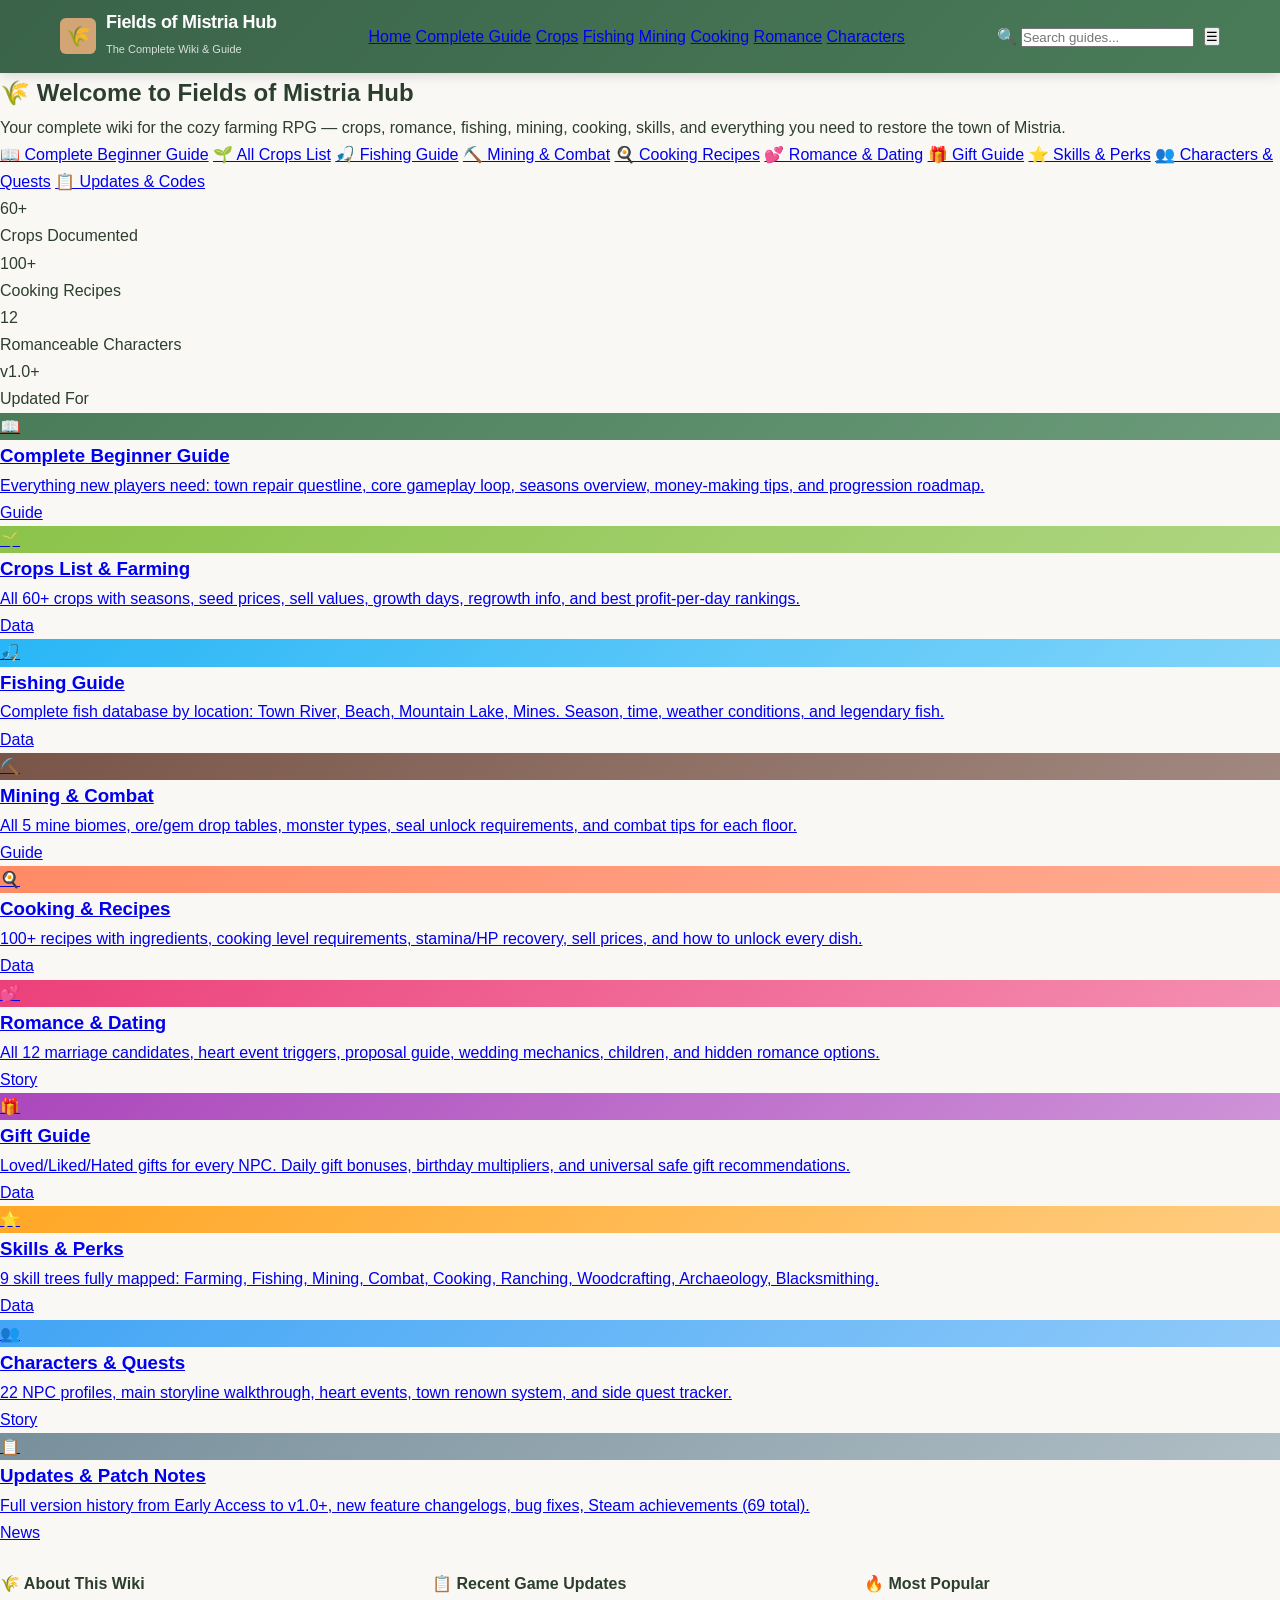
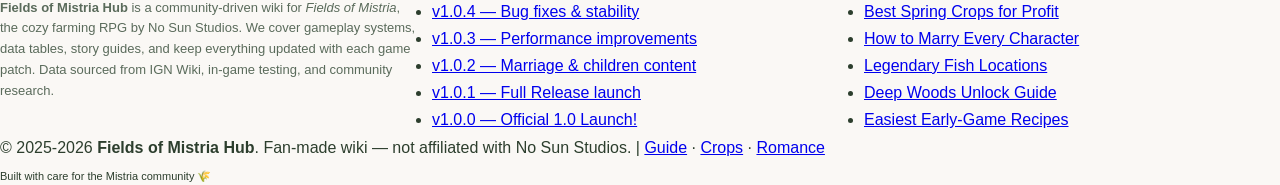
<file: index.html>
<!DOCTYPE html>
<html lang="en">
<head>
  <meta charset="UTF-8">
  <meta name="viewport" content="width=device-width, initial-scale=1.0">
  <title>Fields of Mistria Hub - Complete Wiki Guide & Walkthrough</title>
  <meta name="description" content="The ultimate Fields of Mistria wiki guide: crops list, romance & dating guide, fishing, mining, cooking recipes, skills tree, characters, quests, and more. Updated for v1.0+.">
  <meta name="keywords" content="Fields of Mistria, Mistria wiki, Fields of Mistria guide, Mistria crops, Mistria romance, Mistria fishing, cozy farming game, farming sim walkthrough">
  <meta name="author" content="Fields of Mistria Hub">
  <link rel="canonical" href="https://fieldsofmistriahub.com/">
  <meta property="og:title" content="Fields of Mistria Hub - Complete Wiki & Walkthrough">
  <meta property="og:description" content="Your #1 source for Fields of Mistria guides: crops, romance, fishing, mining, cooking, skills, and more.">
  <meta property="og:type" content="website">
  <meta property="og:url" content="https://fieldsofmistriahub.com/">
  <meta name="robots" content="index, follow">
  <link rel="stylesheet" href="./css/style.css">

  <!-- ===== SEO / 监控占位（待用户填入真实值后由 WorkBuddy 替换并推送） ===== -->
  <!-- Google Search Console 验证：把 content 换成 GSC 给的验证码 -->
  <meta name="google-site-verification" content="REPLACE_WITH_GSC_CODE">
  <!-- Google Analytics 4 跟踪：把两处 G-B1YK9E0NQWY 换成你的 Measurement ID -->
  <script async src="https://www.googletagmanager.com/gtag/js?id=G-B1YK9E0NQWY"></script>
  <script>
    window.dataLayer = window.dataLayer || [];
    function gtag(){dataLayer.push(arguments);}
    gtag('js', new Date());
    gtag('config', 'G-B1YK9E0NQWY');
  </script>
  <!-- ===== /SEO占位 ===== -->

</head>
<body>

<!-- ===== HEADER / NAVIGATION ===== -->
<header class="site-header">
  <div class="header-inner">
    <a href="./index.html" class="logo">
      <div class="logo-icon">🌾</div>
      <div class="logo-text">
        <h1>Fields of Mistria Hub</h1>
        <span>The Complete Wiki &amp; Guide</span>
      </div>
    </a>

    <nav class="main-nav" id="mainNav">
      <a href="./index.html">Home</a>
      <a href="./guide/">Complete Guide</a>
      <a href="./crops/">Crops</a>
      <a href="./fishing/">Fishing</a>
      <a href="./mining/">Mining</a>
      <a href="./cooking-recipes/">Cooking</a>
      <a href="./romance/">Romance</a>
      <a href="./characters/">Characters</a>
    </nav>

    <div style="display:flex;align-items:center;gap:10px;">
      <div class="header-search">
        <span class="search-icon">🔍</span>
        <input type="text" placeholder="Search guides..." aria-label="Search site">
      </div>
      <button class="nav-toggle" aria-label="Toggle menu">☰</button>
    </div>
  </div>
</header>

<!-- ===== MAIN CONTENT ===== -->
<main class="main-content">

  <!-- Page Hero -->
  <section class="page-hero">
    <h1><span class="emoji">🌾</span> Welcome to Fields of Mistria Hub</h1>
    <p>Your complete wiki for the cozy farming RPG — crops, romance, fishing, mining, cooking, skills, and everything you need to restore the town of Mistria.</p>
  </section>

  <!-- Quick Links -->
  <nav class="quick-links" aria-label="Quick navigation">
    <a href="./guide/">📖 Complete Beginner Guide</a>
    <a href="./crops/">🌱 All Crops List</a>
    <a href="./fishing/">🎣 Fishing Guide</a>
    <a href="./mining/">⛏️ Mining &amp; Combat</a>
    <a href="./cooking-recipes/">🍳 Cooking Recipes</a>
    <a href="./romance/">💕 Romance &amp; Dating</a>
    <a href="./gift-guide/">🎁 Gift Guide</a>
    <a href="./skills-perks/">⭐ Skills &amp; Perks</a>
    <a href="./characters/">👥 Characters &amp; Quests</a>
    <a href="./codes-updates/">📋 Updates &amp; Codes</a>
  </nav>

  <!-- Stats -->
  <section class="stats-bar">
    <div class="stat-item">
      <div class="stat-num">60+</div>
      <div class="stat-label">Crops Documented</div>
    </div>
    <div class="stat-item">
      <div class="stat-num">100+</div>
      <div class="stat-label">Cooking Recipes</div>
    </div>
    <div class="stat-item">
      <div class="stat-num">12</div>
      <div class="stat-label">Romanceable Characters</div>
    </div>
    <div class="stat-item">
      <div class="stat-num">v1.0+</div>
      <div class="stat-label">Updated For</div>
    </div>
  </section>

  <!-- Cards Grid - All Pages -->
  <section class="cards-grid">

    <!-- Card 1: Complete Guide -->
    <a href="./guide/" class="card">
      <div class="card-banner" style="background: linear-gradient(135deg, #4a7c59, #6b9b7a);">📖</div>
      <div class="card-body">
        <h3>Complete Beginner Guide</h3>
        <p>Everything new players need: town repair questline, core gameplay loop, seasons overview, money-making tips, and progression roadmap.</p>
        <span class="card-tag tag-guide">Guide</span>
      </div>
    </a>

    <!-- Card 2: Crops List -->
    <a href="./crops/" class="card">
      <div class="card-banner" style="background: linear-gradient(135deg, #8bc34a, #aed581);">🌱</div>
      <div class="card-body">
        <h3>Crops List &amp; Farming</h3>
        <p>All 60+ crops with seasons, seed prices, sell values, growth days, regrowth info, and best profit-per-day rankings.</p>
        <span class="card-tag tag-data">Data</span>
      </div>
    </a>

    <!-- Card 3: Fishing Guide -->
    <a href="./fishing/" class="card">
      <div class="card-banner" style="background: linear-gradient(135deg, #29b6f6, #81d4fa);">🎣</div>
      <div class="card-body">
        <h3>Fishing Guide</h3>
        <p>Complete fish database by location: Town River, Beach, Mountain Lake, Mines. Season, time, weather conditions, and legendary fish.</p>
        <span class="card-tag tag-data">Data</span>
      </div>
    </a>

    <!-- Card 4: Mining Guide -->
    <a href="./mining/" class="card">
      <div class="card-banner" style="background: linear-gradient(135deg, #795548, #a1887f);">⛏️</div>
      <div class="card-body">
        <h3>Mining &amp; Combat</h3>
        <p>All 5 mine biomes, ore/gem drop tables, monster types, seal unlock requirements, and combat tips for each floor.</p>
        <span class="card-tag tag-guide">Guide</span>
      </div>
    </a>

    <!-- Card 5: Cooking Recipes -->
    <a href="./cooking-recipes/" class="card">
      <div class="card-banner" style="background: linear-gradient(135deg, #ff8a65, #ffab91);">🍳</div>
      <div class="card-body">
        <h3>Cooking &amp; Recipes</h3>
        <p>100+ recipes with ingredients, cooking level requirements, stamina/HP recovery, sell prices, and how to unlock every dish.</p>
        <span class="card-tag tag-data">Data</span>
      </div>
    </a>

    <!-- Card 6: Romance Guide -->
    <a href="./romance/" class="card">
      <div class="card-banner" style="background: linear-gradient(135deg, #ec407a, #f48fb1);">💕</div>
      <div class="card-body">
        <h3>Romance &amp; Dating</h3>
        <p>All 12 marriage candidates, heart event triggers, proposal guide, wedding mechanics, children, and hidden romance options.</p>
        <span class="card-tag tag-story">Story</span>
      </div>
    </a>

    <!-- Card 7: Gift Guide -->
    <a href="./gift-guide/" class="card">
      <div class="card-banner" style="background: linear-gradient(135deg, #ab47bc, #ce93d8);">🎁</div>
      <div class="card-body">
        <h3>Gift Guide</h3>
        <p>Loved/Liked/Hated gifts for every NPC. Daily gift bonuses, birthday multipliers, and universal safe gift recommendations.</p>
        <span class="card-tag tag-data">Data</span>
      </div>
    </a>

    <!-- Card 8: Skills & Perks -->
    <a href="./skills-perks/" class="card">
      <div class="card-banner" style="background: linear-gradient(135deg, #ffa726, #ffcc80);">⭐</div>
      <div class="card-body">
        <h3>Skills &amp; Perks</h3>
        <p>9 skill trees fully mapped: Farming, Fishing, Mining, Combat, Cooking, Ranching, Woodcrafting, Archaeology, Blacksmithing.</p>
        <span class="card-tag tag-data">Data</span>
      </div>
    </a>

    <!-- Card 9: Characters & Quests -->
    <a href="./characters/" class="card">
      <div class="card-banner" style="background: linear-gradient(135deg, #42a5f5, #90caf9);">👥</div>
      <div class="card-body">
        <h3>Characters &amp; Quests</h3>
        <p>22 NPC profiles, main storyline walkthrough, heart events, town renown system, and side quest tracker.</p>
        <span class="card-tag tag-story">Story</span>
      </div>
    </a>

    <!-- Card 10: Codes & Updates -->
    <a href="./codes-updates/" class="card">
      <div class="card-banner" style="background: linear-gradient(135deg, #78909c, #b0bec5);">📋</div>
      <div class="card-body">
        <h3>Updates &amp; Patch Notes</h3>
        <p>Full version history from Early Access to v1.0+, new feature changelogs, bug fixes, Steam achievements (69 total).</p>
        <span class="card-tag tag-news">News</span>
      </div>
    </a>

  </section><!-- /cards-grid -->

  <!-- Sidebar Area (below cards on homepage) -->
  <aside class="sidebar" style="grid-column: 1 / -1; display: grid; grid-template-columns: repeat(auto-fit, minmax(280px, 1fr)); gap: 16px; margin-top: 24px;">

    <!-- About Widget -->
    <div class="sidebar-widget">
      <h4>🌾 About This Wiki</h4>
      <p style="font-size:13px;color:var(--text-light);line-height:1.6;">
        <strong>Fields of Mistria Hub</strong> is a community-driven wiki for
        <em>Fields of Mistria</em>, the cozy farming RPG by No Sun Studios.
        We cover gameplay systems, data tables, story guides, and keep everything
        updated with each game patch. Data sourced from IGN Wiki, in-game testing,
        and community research.
      </p>
    </div>

    <!-- Recent Updates Widget -->
    <div class="sidebar-widget">
      <h4>📋 Recent Game Updates</h4>
      <ul>
        <li><a href="./codes-updates/">v1.0.4 — Bug fixes &amp; stability</a></li>
        <li><a href="./codes-updates/">v1.0.3 — Performance improvements</a></li>
        <li><a href="./codes-updates/">v1.0.2 — Marriage &amp; children content</a></li>
        <li><a href="./codes-updates/">v1.0.1 — Full Release launch</a></li>
        <li><a href="./codes-updates/">v1.0.0 — Official 1.0 Launch!</a></li>
      </ul>
    </div>

    <!-- Popular Guides Widget -->
    <div class="sidebar-widget">
      <h4>🔥 Most Popular</h4>
      <ul>
        <li><a href="./crops/">Best Spring Crops for Profit</a></li>
        <li><a href="./romance/">How to Marry Every Character</a></li>
        <li><a href="./fishing/">Legendary Fish Locations</a></li>
        <li><a href="./mining/">Deep Woods Unlock Guide</a></li>
        <li><a href="./cooking-recipes/">Easiest Early-Game Recipes</a></li>
      </ul>
    </div>

  </aside>

</main>

<!-- ===== FOOTER ===== -->
<footer class="site-footer">
  <p>
    &copy; 2025-2026 <strong>Fields of Mistria Hub</strong>. Fan-made wiki &mdash; not affiliated with No Sun Studios.
    | <a href="./guide/">Guide</a> &middot;
    <a href="./crops/">Crops</a> &middot;
    <a href="./romance/">Romance</a>
  </p>
  <p style="margin-top:6px;font-size:11px;">Built with care for the Mistria community 🌾</p>
</footer>

<script src="./js/main.js"></script>
</body>
</html>
</file>
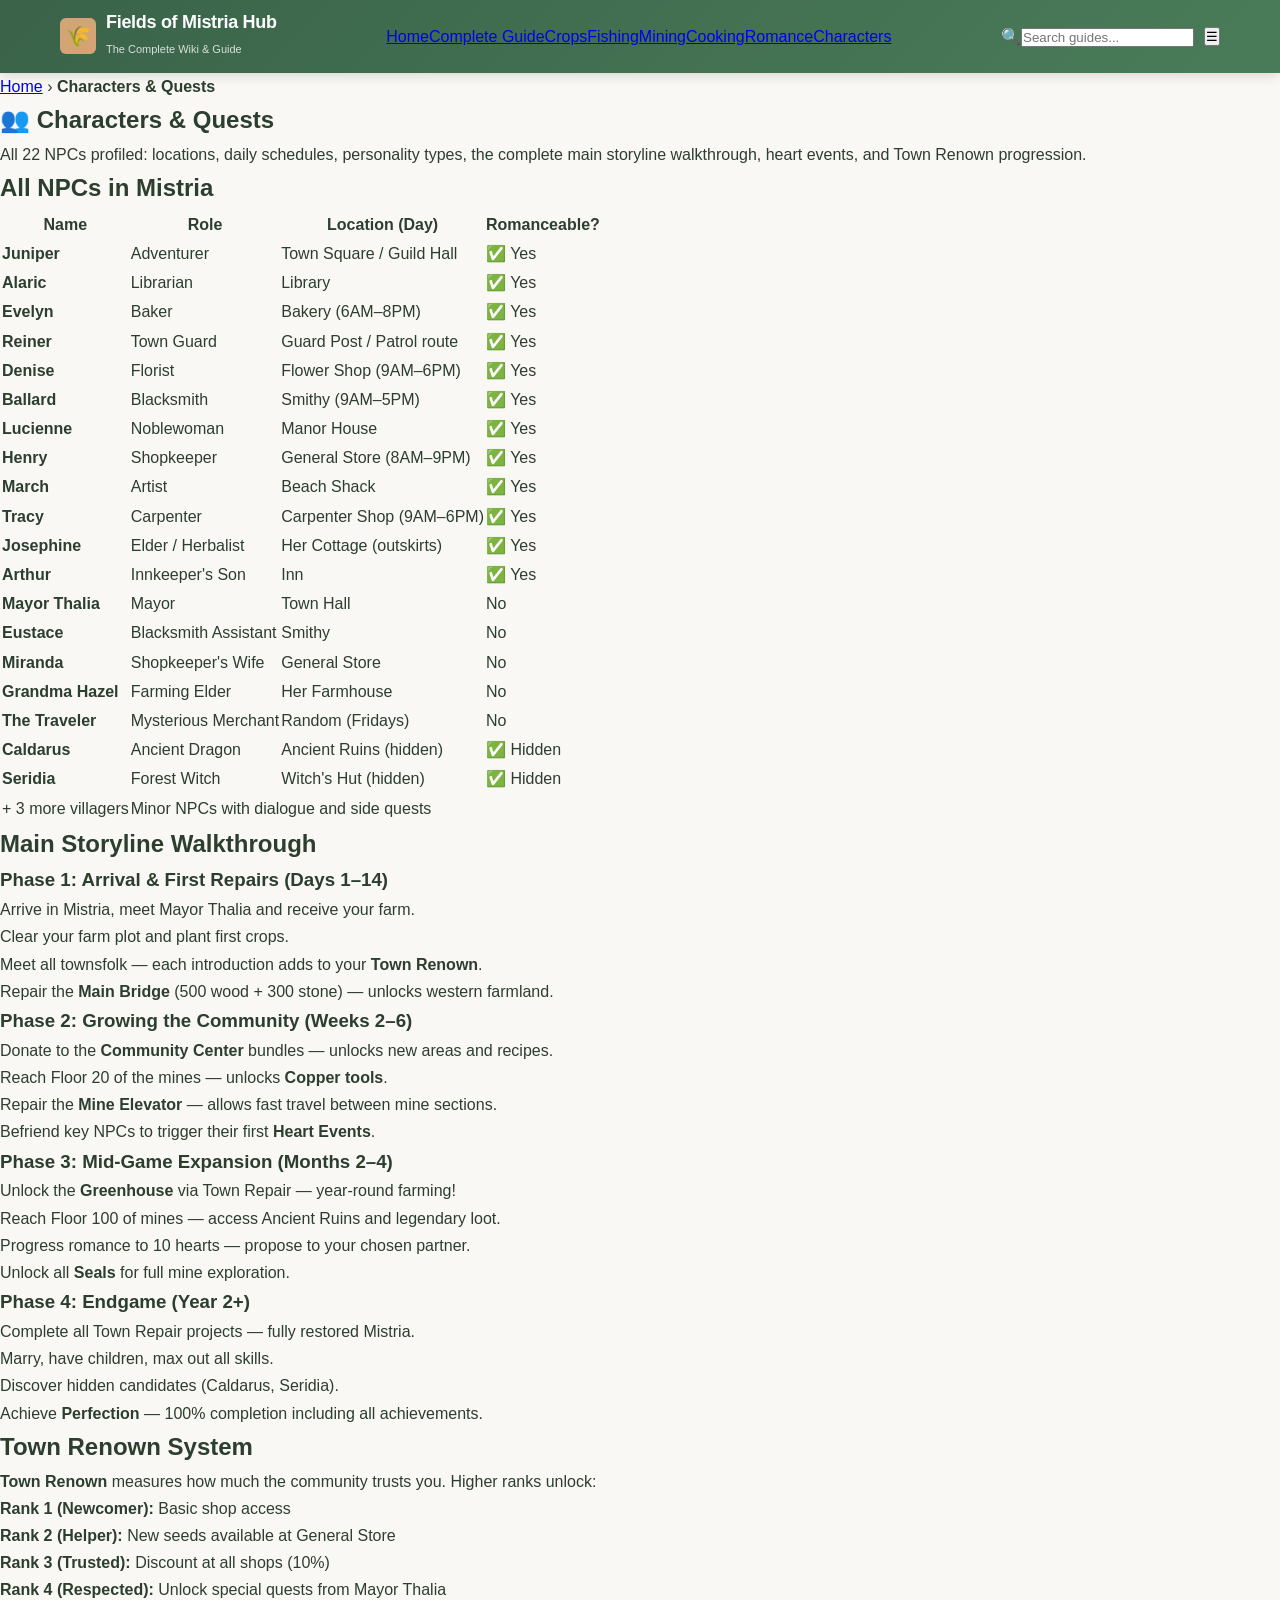
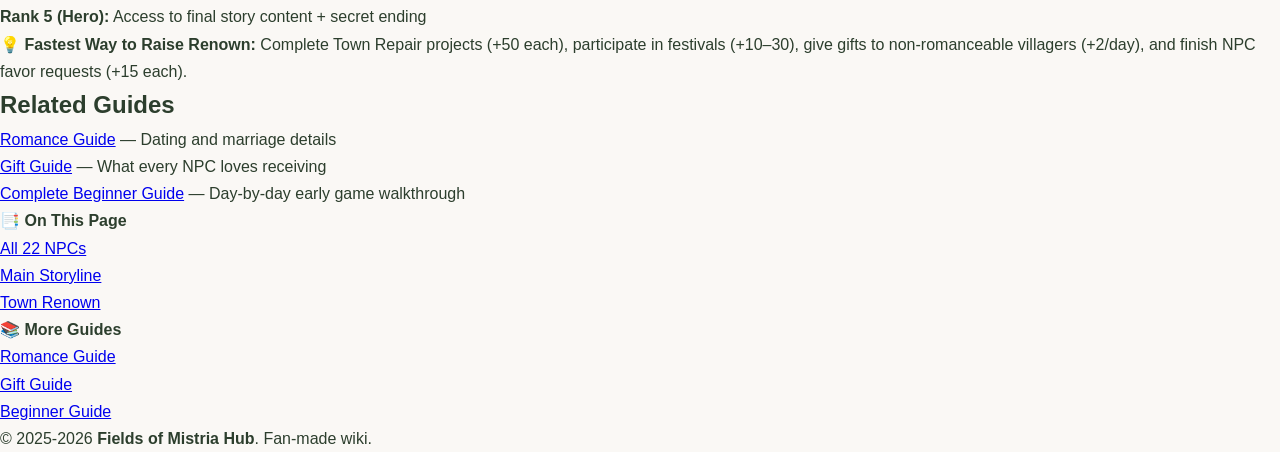
<file: characters/index.html>
<!DOCTYPE html>
<html lang="en">
<head>
  <meta charset="UTF-8">
  <meta name="viewport" content="width=device-width, initial-scale=1.0">
  <title>Fields of Mistria Characters - All NPCs, Schedules, Quests & Heart Events</title>
  <meta name="description" content="Complete Fields of Mistria character guide: all 22 NPC profiles with locations, schedules, personalities, main storyline quests, heart event triggers, and town renown progression.">
  <meta name="keywords" content="Fields of Mistria characters, NPC list, character schedules, main quest, heart events, town renown, walkthrough">
  <link rel="canonical" href="https://fieldsofmistriahub.com/characters/">
  <meta property="og:title" content="Fields of Mistria Characters & Quests - Full NPC Guide">
  <meta name="robots" content="index, follow">
  <link rel="stylesheet" href="../css/style.css">

  <!-- ===== SEO / 监控占位（待用户填入真实值后由 WorkBuddy 替换并推送） ===== -->
  <!-- Google Search Console 验证：把 content 换成 GSC 给的验证码 -->
  <meta name="google-site-verification" content="REPLACE_WITH_GSC_CODE">
  <!-- Google Analytics 4 跟踪：把两处 G-B1YK9E0NQWY 换成你的 Measurement ID -->
  <script async src="https://www.googletagmanager.com/gtag/js?id=G-B1YK9E0NQWY"></script>
  <script>
    window.dataLayer = window.dataLayer || [];
    function gtag(){dataLayer.push(arguments);}
    gtag('js', new Date());
    gtag('config', 'G-B1YK9E0NQWY');
  </script>
  <!-- ===== /SEO占位 ===== -->

</head>
<body>
<header class="site-header"><div class="header-inner"><a href="../index.html" class="logo"><div class="logo-icon">🌾</div><div class="logo-text"><h1>Fields of Mistria Hub</h1><span>The Complete Wiki &amp; Guide</span></div></a><nav class="main-nav" id="mainNav"><a href="../index.html">Home</a><a href="../guide/">Complete Guide</a><a href="../crops/">Crops</a><a href="../fishing/">Fishing</a><a href="../mining/">Mining</a><a href="../cooking-recipes/">Cooking</a><a href="../romance/">Romance</a><a href="./">Characters</a></nav><div style="display:flex;align-items:center;gap:10px;"><div class="header-search"><span class="search-icon">🔍</span><input type="text" placeholder="Search guides..." aria-label="Search site"></div><button class="nav-toggle" aria-label="Toggle menu">☰</button></div></div></header>
<nav class="breadcrumb"><a href="../index.html">Home</a> <span>›</span> <strong>Characters &amp; Quests</strong></nav>
<main class="main-content">
<section class="page-hero"><h1><span class="emoji">👥</span> Characters &amp; Quests</h1><p>All 22 NPCs profiled: locations, daily schedules, personality types, the complete main storyline walkthrough, heart events, and Town Renown progression.</p></section>
<article class="article">

<h2 id="npc-list">All NPCs in Mistria</h2>
<table class="data-table"><thead><tr><th>Name</th><th>Role</th><th>Location (Day)</th><th>Romanceable?</th></tr></thead><tbody>
<tr><td><strong>Juniper</strong></td><td>Adventurer</td><td>Town Square / Guild Hall</td><td>✅ Yes</td></tr>
<tr><td><strong>Alaric</strong></td><td>Librarian</td><td>Library</td><td>✅ Yes</td></tr>
<tr><td><strong>Evelyn</strong></td><td>Baker</td><td>Bakery (6AM–8PM)</td><td>✅ Yes</td></tr>
<tr><td><strong>Reiner</strong></td><td>Town Guard</td><td>Guard Post / Patrol route</td><td>✅ Yes</td></tr>
<tr><td><strong>Denise</strong></td><td>Florist</td><td>Flower Shop (9AM–6PM)</td><td>✅ Yes</td></tr>
<tr><td><strong>Ballard</strong></td><td>Blacksmith</td><td>Smithy (9AM–5PM)</td><td>✅ Yes</td></tr>
<tr><td><strong>Lucienne</strong></td><td>Noblewoman</td><td>Manor House</td><td>✅ Yes</td></tr>
<tr><td><strong>Henry</strong></td><td>Shopkeeper</td><td>General Store (8AM–9PM)</td><td>✅ Yes</td></tr>
<tr><td><strong>March</strong></td><td>Artist</td><td>Beach Shack</td><td>✅ Yes</td></tr>
<tr><td><strong>Tracy</strong></td><td>Carpenter</td><td>Carpenter Shop (9AM–6PM)</td><td>✅ Yes</td></tr>
<tr><td><strong>Josephine</strong></td><td>Elder / Herbalist</td><td>Her Cottage (outskirts)</td><td>✅ Yes</td></tr>
<tr><td><strong>Arthur</strong></td><td>Innkeeper's Son</td><td>Inn</td><td>✅ Yes</td></tr>
<tr><td><strong>Mayor Thalia</strong></td><td>Mayor</td><td>Town Hall</td><td>No</td></tr>
<tr><td><strong>Eustace</strong></td><td>Blacksmith Assistant</td><td>Smithy</td><td>No</td></tr>
<tr><td><strong>Miranda</strong></td><td>Shopkeeper's Wife</td><td>General Store</td><td>No</td></tr>
<tr><td><strong>Grandma Hazel</strong></td><td>Farming Elder</td><td>Her Farmhouse</td><td>No</td></tr>
<tr><td><strong>The Traveler</strong></td><td>Mysterious Merchant</td><td>Random (Fridays)</td><td>No</td></tr>
<tr><td><strong>Caldarus</strong></td><td>Ancient Dragon</td><td>Ancient Ruins (hidden)</td><td>✅ Hidden</td></tr>
<tr><td><strong>Seridia</strong></td><td>Forest Witch</td><td>Witch's Hut (hidden)</td><td>✅ Hidden</td></tr>
<tr><td>+ 3 more villagers</td><td colspan="3">Minor NPCs with dialogue and side quests</td></tr>
</tbody></table>

<h2 id="main-storyline">Main Storyline Walkthrough</h2>

<h3>Phase 1: Arrival & First Repairs (Days 1–14)</h3>
<ol>
<li>Arrive in Mistria, meet Mayor Thalia and receive your farm.</li>
<li>Clear your farm plot and plant first crops.</li>
<li>Meet all townsfolk — each introduction adds to your <strong>Town Renown</strong>.</li>
<li>Repair the <strong>Main Bridge</strong> (500 wood + 300 stone) — unlocks western farmland.</li>
</ol>

<h3>Phase 2: Growing the Community (Weeks 2–6)</h3>
<ol start="5">
<li>Donate to the <strong>Community Center</strong> bundles — unlocks new areas and recipes.</li>
<li>Reach Floor 20 of the mines — unlocks <strong>Copper tools</strong>.</li>
<li>Repair the <strong>Mine Elevator</strong> — allows fast travel between mine sections.</li>
<li>Befriend key NPCs to trigger their first <strong>Heart Events</strong>.</li>
</ol>

<h3>Phase 3: Mid-Game Expansion (Months 2–4)</h3>
<ol start="9">
<li>Unlock the <strong>Greenhouse</strong> via Town Repair — year-round farming!</li>
<li>Reach Floor 100 of mines — access Ancient Ruins and legendary loot.</li>
<li>Progress romance to 10 hearts — propose to your chosen partner.</li>
<li>Unlock all <strong>Seals</strong> for full mine exploration.</li>
</ol>

<h3>Phase 4: Endgame (Year 2+)</h3>
<ol start="13">
<li>Complete all Town Repair projects — fully restored Mistria.</li>
<li>Marry, have children, max out all skills.</li>
<li>Discover hidden candidates (Caldarus, Seridia).</li>
<li>Achieve <strong>Perfection</strong> — 100% completion including all achievements.</li>
</ol>

<h2 id="town-renown">Town Renown System</h2>
<p><strong>Town Renown</strong> measures how much the community trusts you. Higher ranks unlock:</p>
<ul>
<li><strong>Rank 1 (Newcomer):</strong> Basic shop access</li>
<li><strong>Rank 2 (Helper):</strong> New seeds available at General Store</li>
<li><strong>Rank 3 (Trusted):</strong> Discount at all shops (10%)</li>
<li><strong>Rank 4 (Respected):</strong> Unlock special quests from Mayor Thalia</li>
<li><strong>Rank 5 (Hero):</strong> Access to final story content + secret ending</li>
</ul>

<div class="tip-box"><strong>💡 Fastest Way to Raise Renown:</strong> Complete Town Repair projects (+50 each), participate in festivals (+10–30), give gifts to non-romanceable villagers (+2/day), and finish NPC favor requests (+15 each).</div>

<h2 id="related">Related Guides</h2>
<ul><li><a href="../romance/">Romance Guide</a> — Dating and marriage details</li><li><a href="../gift-guide/">Gift Guide</a> — What every NPC loves receiving</li><li><a href="../guide/">Complete Beginner Guide</a> — Day-by-day early game walkthrough</li></ul>
</article>
<aside class="sidebar"><div class="sidebar-widget"><h4>📑 On This Page</h4><ol class="toc-list" style="list-style:none;padding-left:0;"><li><a href="#npc-list">All 22 NPCs</a></li><li><a href="#main-storyline">Main Storyline</a></li><li><a href="#town-renown">Town Renown</a></li></ol></div><div class="sidebar-widget"><h4>📚 More Guides</h4><ul><li><a href="../romance/">Romance Guide</a></li><li><a href="../gift-guide/">Gift Guide</a></li><li><a href="../guide/">Beginner Guide</a></li></ul></div></aside>
</main>
<footer class="site-footer"><p>&copy; 2025-2026 <strong>Fields of Mistria Hub</strong>. Fan-made wiki.</p></footer>
<script src="../js/main.js"></script>
</body></html>
</file>
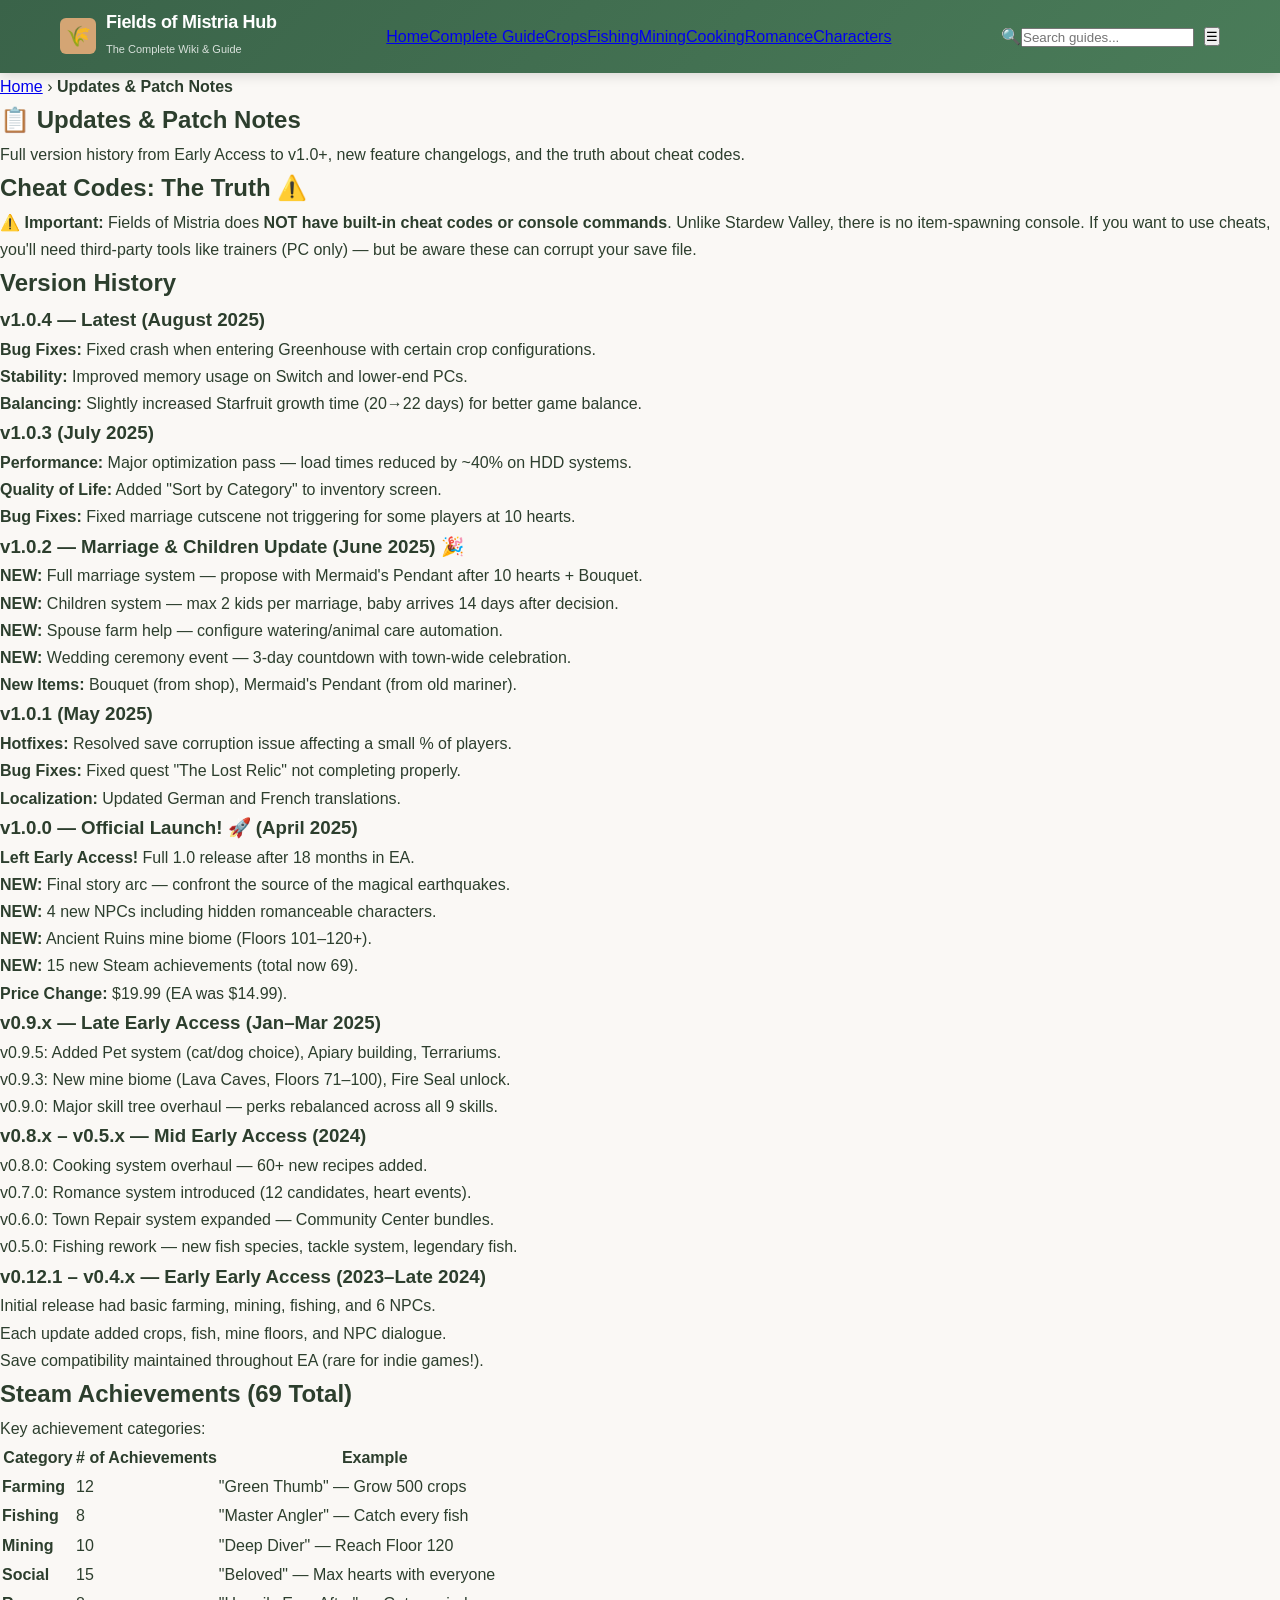
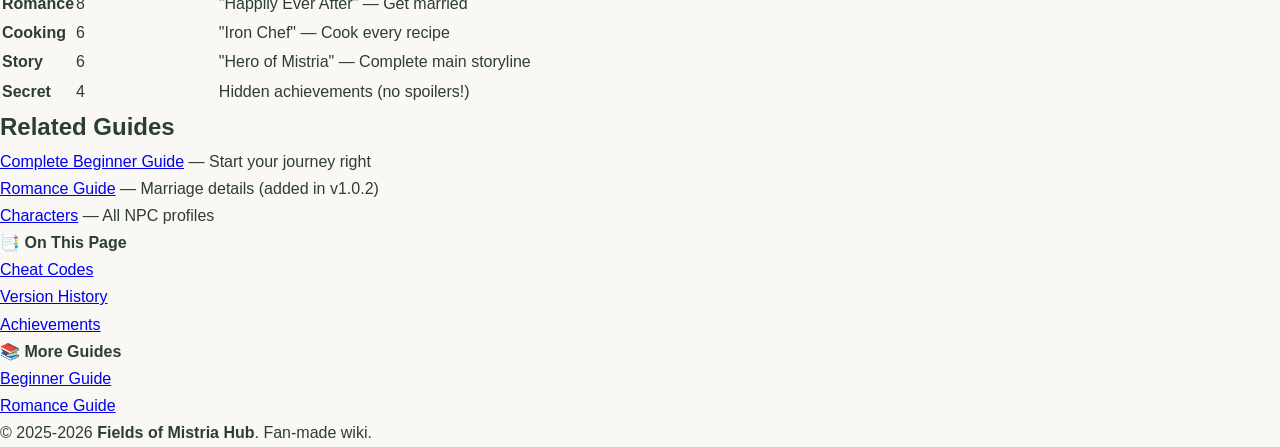
<file: codes-updates/index.html>
<!DOCTYPE html>
<html lang="en">
<head>
  <meta charset="UTF-8">
  <meta name="viewport" content="width=device-width, initial-scale=1.0">
  <title>Fields of Mistria Updates, Patch Notes & Cheat Codes (v1.0+)</title>
  <meta name="description" content="Fields of Mistria complete update history from Early Access to v1.0+: all patch notes, new features (marriage, children, pets, greenhouse), bug fixes, Steam achievements (69 total), and cheat code info.">
  <meta name="keywords" content="Fields of Mistria updates, patch notes, version history, cheats, codes, achievements, v1.0, new features, bug fixes">
  <link rel="canonical" href="https://fieldsofmistriahub.com/codes-updates/">
  <meta property="og:title" content="Fields of Mistria Updates & Patch Notes - Full History">
  <meta name="robots" content="index, follow">
  <link rel="stylesheet" href="../css/style.css">

  <!-- ===== SEO / 监控占位（待用户填入真实值后由 WorkBuddy 替换并推送） ===== -->
  <!-- Google Search Console 验证：把 content 换成 GSC 给的验证码 -->
  <meta name="google-site-verification" content="REPLACE_WITH_GSC_CODE">
  <!-- Google Analytics 4 跟踪：把两处 G-B1YK9E0NQWY 换成你的 Measurement ID -->
  <script async src="https://www.googletagmanager.com/gtag/js?id=G-B1YK9E0NQWY"></script>
  <script>
    window.dataLayer = window.dataLayer || [];
    function gtag(){dataLayer.push(arguments);}
    gtag('js', new Date());
    gtag('config', 'G-B1YK9E0NQWY');
  </script>
  <!-- ===== /SEO占位 ===== -->

</head>
<body>
<header class="site-header"><div class="header-inner"><a href="../index.html" class="logo"><div class="logo-icon">🌾</div><div class="logo-text"><h1>Fields of Mistria Hub</h1><span>The Complete Wiki &amp; Guide</span></div></a><nav class="main-nav" id="mainNav"><a href="../index.html">Home</a><a href="../guide/">Complete Guide</a><a href="../crops/">Crops</a><a href="../fishing/">Fishing</a><a href="../mining/">Mining</a><a href="../cooking-recipes/">Cooking</a><a href="../romance/">Romance</a><a href="../characters/">Characters</a></nav><div style="display:flex;align-items:center;gap:10px;"><div class="header-search"><span class="search-icon">🔍</span><input type="text" placeholder="Search guides..." aria-label="Search site"></div><button class="nav-toggle" aria-label="Toggle menu">☰</button></div></div></header>
<nav class="breadcrumb"><a href="../index.html">Home</a> <span>›</span> <strong>Updates &amp; Patch Notes</strong></nav>
<main class="main-content">
<section class="page-hero"><h1><span class="emoji">📋</span> Updates &amp; Patch Notes</h1><p>Full version history from Early Access to v1.0+, new feature changelogs, and the truth about cheat codes.</p></section>
<article class="article">

<h2 id="cheats">Cheat Codes: The Truth ⚠️</h2>
<div class="warning-box">
<strong>⚠️ Important:</strong> Fields of Mistria does <strong>NOT have built-in cheat codes or console commands</strong>. Unlike Stardew Valley, there is no item-spawning console. If you want to use cheats, you'll need third-party tools like trainers (PC only) — but be aware these can corrupt your save file.
</div>

<h2 id="version-history">Version History</h2>

<h3>v1.0.4 — Latest (August 2025)</h3>
<ul>
<li><strong>Bug Fixes:</strong> Fixed crash when entering Greenhouse with certain crop configurations.</li>
<li><strong>Stability:</strong> Improved memory usage on Switch and lower-end PCs.</li>
<li><strong>Balancing:</strong> Slightly increased Starfruit growth time (20→22 days) for better game balance.</li>
</ul>

<h3>v1.0.3 (July 2025)</h3>
<ul>
<li><strong>Performance:</strong> Major optimization pass — load times reduced by ~40% on HDD systems.</li>
<li><strong>Quality of Life:</strong> Added "Sort by Category" to inventory screen.</li>
<li><strong>Bug Fixes:</strong> Fixed marriage cutscene not triggering for some players at 10 hearts.</li>
</ul>

<h3>v1.0.2 — Marriage & Children Update (June 2025) 🎉</h3>
<ul>
<li><strong>NEW:</strong> Full marriage system — propose with Mermaid's Pendant after 10 hearts + Bouquet.</li>
<li><strong>NEW:</strong> Children system — max 2 kids per marriage, baby arrives 14 days after decision.</li>
<li><strong>NEW:</strong> Spouse farm help — configure watering/animal care automation.</li>
<li><strong>NEW:</strong> Wedding ceremony event — 3-day countdown with town-wide celebration.</li>
<li><strong>New Items:</strong> Bouquet (from shop), Mermaid's Pendant (from old mariner).</li>
</ul>

<h3>v1.0.1 (May 2025)</h3>
<ul>
<li><strong>Hotfixes:</strong> Resolved save corruption issue affecting a small % of players.</li>
<li><strong>Bug Fixes:</strong> Fixed quest "The Lost Relic" not completing properly.</li>
<li><strong>Localization:</strong> Updated German and French translations.</li>
</ul>

<h3>v1.0.0 — Official Launch! 🚀 (April 2025)</h3>
<ul>
<li><strong>Left Early Access!</strong> Full 1.0 release after 18 months in EA.</li>
<li><strong>NEW:</strong> Final story arc — confront the source of the magical earthquakes.</li>
<li><strong>NEW:</strong> 4 new NPCs including hidden romanceable characters.</li>
<li><strong>NEW:</strong> Ancient Ruins mine biome (Floors 101–120+).</li>
<li><strong>NEW:</strong> 15 new Steam achievements (total now 69).</li>
<li><strong>Price Change:</strong> $19.99 (EA was $14.99).</li>
</ul>

<h3>v0.9.x — Late Early Access (Jan–Mar 2025)</h3>
<ul>
<li>v0.9.5: Added Pet system (cat/dog choice), Apiary building, Terrariums.
<li>v0.9.3: New mine biome (Lava Caves, Floors 71–100), Fire Seal unlock.
<li>v0.9.0: Major skill tree overhaul — perks rebalanced across all 9 skills.
</ul>

<h3>v0.8.x – v0.5.x — Mid Early Access (2024)</h3>
<ul>
<li>v0.8.0: Cooking system overhaul — 60+ new recipes added.
<li>v0.7.0: Romance system introduced (12 candidates, heart events).
<li>v0.6.0: Town Repair system expanded — Community Center bundles.
<li>v0.5.0: Fishing rework — new fish species, tackle system, legendary fish.
</ul>

<h3>v0.12.1 – v0.4.x — Early Early Access (2023–Late 2024)</h3>
<ul>
<li>Initial release had basic farming, mining, fishing, and 6 NPCs.
<li>Each update added crops, fish, mine floors, and NPC dialogue.
<li>Save compatibility maintained throughout EA (rare for indie games!).
</ul>

<h2 id="achievements">Steam Achievements (69 Total)</h2>
<p>Key achievement categories:</p>
<table class="data-table"><thead><tr><th>Category</th><th># of Achievements</th><th>Example</th></tr></thead><tbody>
<tr><td><strong>Farming</strong></td><td>12</td><td>"Green Thumb" — Grow 500 crops</td></tr>
<tr><td><strong>Fishing</strong></td><td>8</td><td>"Master Angler" — Catch every fish</td></tr>
<tr><td><strong>Mining</strong></td><td>10</td><td>"Deep Diver" — Reach Floor 120</td></tr>
<tr><td><strong>Social</strong></td><td>15</td><td>"Beloved" — Max hearts with everyone</td></tr>
<tr><td><strong>Romance</strong></td><td>8</td><td>"Happily Ever After" — Get married</td></tr>
<tr><td><strong>Cooking</strong></td><td>6</td><td>"Iron Chef" — Cook every recipe</td></tr>
<tr><td><strong>Story</strong></td><td>6</td><td>"Hero of Mistria" — Complete main storyline</td></tr>
<tr><td><strong>Secret</strong></td><td>4</td><td>Hidden achievements (no spoilers!)</td></tr>
</tbody></table>

<h2 id="related">Related Guides</h2>
<ul><li><a href="../guide/">Complete Beginner Guide</a> — Start your journey right</li><li><a href="../romance/">Romance Guide</a> — Marriage details (added in v1.0.2)</li><li><a href="../characters/">Characters</a> — All NPC profiles</li></ul>
</article>
<aside class="sidebar"><div class="sidebar-widget"><h4>📑 On This Page</h4><ol class="toc-list" style="list-style:none;padding-left:0;"><li><a href="#cheats">Cheat Codes</a></li><li><a href="#version-history">Version History</a></li><li><a href="#achievements">Achievements</a></li></ol></div><div class="sidebar-widget"><h4>📚 More Guides</h4><ul><li><a href="../guide/">Beginner Guide</a></li><li><a href="../romance/">Romance Guide</a></li></ul></div></aside>
</main>
<footer class="site-footer"><p>&copy; 2025-2026 <strong>Fields of Mistria Hub</strong>. Fan-made wiki.</p></footer>
<script src="../js/main.js"></script>
</body></html>
</file>
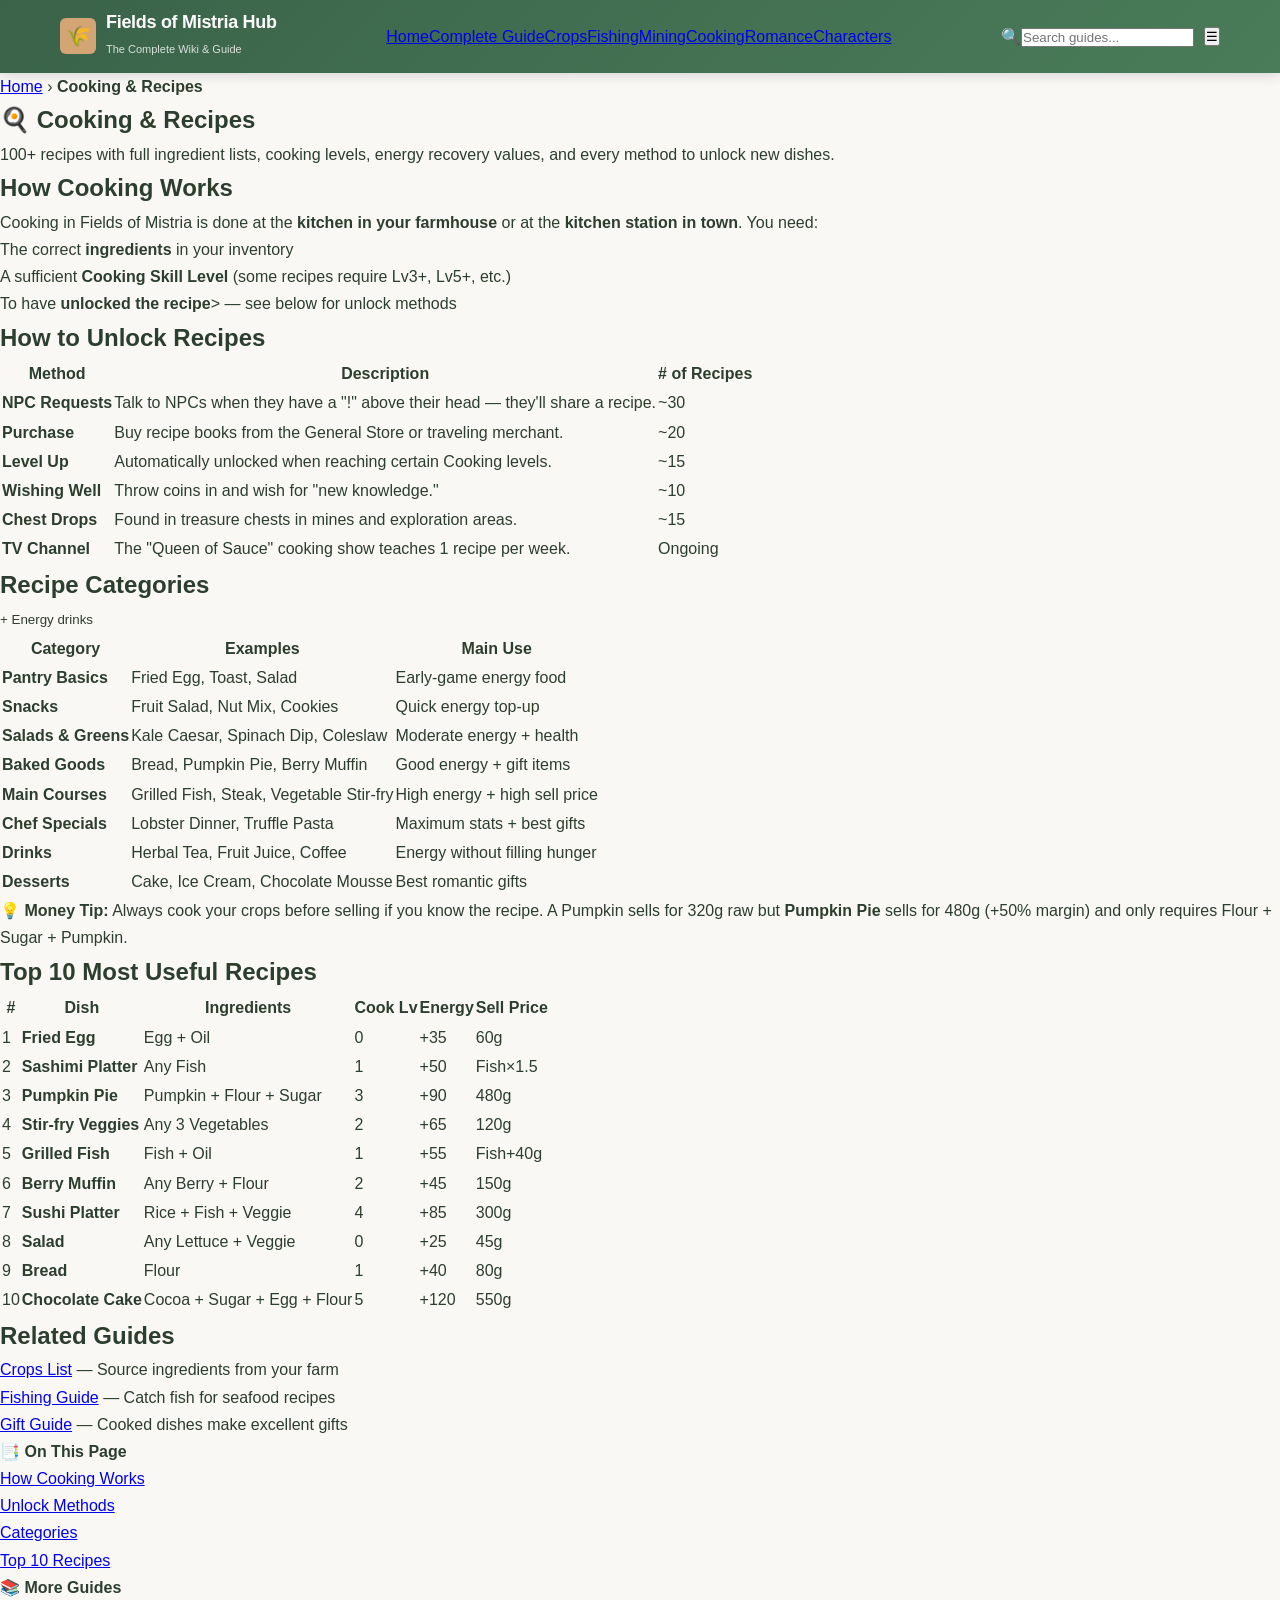
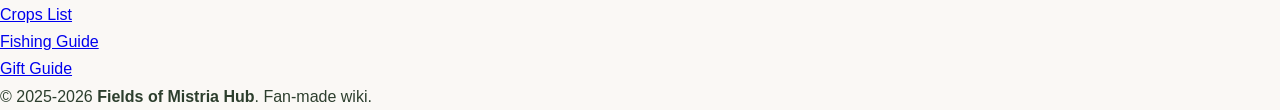
<file: cooking-recipes/index.html>
<!DOCTYPE html>
<html lang="en">
<head>
  <meta charset="UTF-8">
  <meta name="viewport" content="width=device-width, initial-scale=1.0">
  <title>Fields of Mistria Cooking Recipes - All Dishes, Ingredients & How to Unlock</title>
  <meta name="description" content="Complete Fields of Mistria cooking recipes: 100+ dishes with ingredients, cooking level requirements, HP/Stamina recovery, sell prices, and how to unlock every recipe.">
  <meta name="keywords" content="Fields of Mistria cooking, all recipes, dishes, ingredients, cooking level, stamina food, energy recovery, recipe unlock">
  <link rel="canonical" href="https://fieldsofmistriahub.com/cooking-recipes/">
  <meta property="og:title" content="Fields of Mistria Cooking & Recipes - Complete Cookbook">
  <meta name="robots" content="index, follow">
  <link rel="stylesheet" href="../css/style.css">

  <!-- ===== SEO / monitor placeholder (replace with real values, then push) ===== -->
  <meta name="google-site-verification" content="REPLACE_WITH_GSC_CODE">
  <script async src="https://www.googletagmanager.com/gtag/js?id=G-B1YK9E0NQWY"></script>
  <script>
    window.dataLayer = window.dataLayer || [];
    function gtag(){dataLayer.push(arguments);}
    gtag('js', new Date());
    gtag('config', 'G-B1YK9E0NQWY');
  </script>
  <!-- ===== /SEO placeholder ===== -->

</head>
<body>
<header class="site-header"><div class="header-inner"><a href="../index.html" class="logo"><div class="logo-icon">🌾</div><div class="logo-text"><h1>Fields of Mistria Hub</h1><span>The Complete Wiki &amp; Guide</span></div></a><nav class="main-nav" id="mainNav"><a href="../index.html">Home</a><a href="../guide/">Complete Guide</a><a href="../crops/">Crops</a><a href="../fishing/">Fishing</a><a href="../mining/">Mining</a><a href="./">Cooking</a><a href="../romance/">Romance</a><a href="../characters/">Characters</a></nav><div style="display:flex;align-items:center;gap:10px;"><div class="header-search"><span class="search-icon">🔍</span><input type="text" placeholder="Search guides..." aria-label="Search site"></div><button class="nav-toggle" aria-label="Toggle menu">☰</button></div></div></header>
<nav class="breadcrumb"><a href="../index.html">Home</a> <span>›</span> <strong>Cooking &amp; Recipes</strong></nav>
<main class="main-content">
<section class="page-hero"><h1><span class="emoji">🍳</span> Cooking &amp; Recipes</h1><p>100+ recipes with full ingredient lists, cooking levels, energy recovery values, and every method to unlock new dishes.</p></section>
<article class="article">
<h2 id="how-to-cook">How Cooking Works</h2>
<p>Cooking in Fields of Mistria is done at the <strong>kitchen in your farmhouse</strong> or at the <strong>kitchen station in town</strong>. You need:</p>
<ul><li>The correct <strong>ingredients</strong> in your inventory</li><li>A sufficient <strong>Cooking Skill Level</strong> (some recipes require Lv3+, Lv5+, etc.)</li><li>To have <strong>unlocked the recipe</strong>> — see below for unlock methods</li></ul>

<h2 id="unlock-methods">How to Unlock Recipes</h2>
<table class="data-table"><thead><tr><th>Method</th><th>Description</th><th># of Recipes</th></tr></thead><tbody>
<tr><td><strong>NPC Requests</strong></td><td>Talk to NPCs when they have a "!" above their head — they'll share a recipe.</td><td>~30</td></tr>
<tr><td><strong>Purchase</strong></td><td>Buy recipe books from the General Store or traveling merchant.</td><td>~20</td></tr>
<tr><td><strong>Level Up</strong></td><td>Automatically unlocked when reaching certain Cooking levels.</td><td>~15</td></tr>
<tr><td><strong>Wishing Well</strong></td><td>Throw coins in and wish for "new knowledge."</td><td>~10</td></tr>
<tr><td><strong>Chest Drops</strong></td><td>Found in treasure chests in mines and exploration areas.</td><td>~15</td></tr>
<tr><td><strong>TV Channel</strong></td><td>The "Queen of Sauce" cooking show teaches 1 recipe per week.</td><td>Ongoing</td></tr>
</tbody></table>

<h2 id="categories">Recipe Categories</h2>
<table class="data-table"><thead><tr><th>Category</th><th>Examples</th><th>Main Use</th></tr></thead><tbody>
<tr><td><strong>Pantry Basics</strong></td><td>Fried Egg, Toast, Salad</td><td>Early-game energy food</td></tr>
<tr><td><strong>Snacks</strong></td><td>Fruit Salad, Nut Mix, Cookies</td><td>Quick energy top-up</td></tr>
<tr><td><strong>Salads & Greens</strong></td><td>Kale Caesar, Spinach Dip, Coleslaw</td><td>Moderate energy + health</td></tr>
<tr><td><strong>Baked Goods</strong></td><td>Bread, Pumpkin Pie, Berry Muffin</td><td>Good energy + gift items</td></tr>
<tr><td><strong>Main Courses</strong></td><td>Grilled Fish, Steak, Vegetable Stir-fry</td><td>High energy + high sell price</td></tr>
<tr><td><strong>Chef Specials</strong></td><td>Lobster Dinner, Truffle Pasta</td><td>Maximum stats + best gifts</td></tr>
<tr><td><strong>Drinks</strong></td><td>Herbal Tea, Fruit Juice, Coffee</td><small>+ Energy drinks</small></td><td>Energy without filling hunger</td></tr>
<tr><td><strong>Desserts</strong></td><td>Cake, Ice Cream, Chocolate Mousse</td><td>Best romantic gifts</td></tr>
</tbody></table>

<div class="tip-box"><strong>💡 Money Tip:</strong> Always cook your crops before selling if you know the recipe. A Pumpkin sells for 320g raw but <strong>Pumpkin Pie</strong> sells for 480g (+50% margin) and only requires Flour + Sugar + Pumpkin.</div>

<h2 id="top-recipes">Top 10 Most Useful Recipes</h2>
<table class="data-table"><thead><tr><th>#</th><th>Dish</th><th>Ingredients</th><th>Cook Lv</th><th>Energy</th><th>Sell Price</th></tr></thead><tbody>
<tr class="highlight"><td>1</td><td><strong>Fried Egg</strong></td><td>Egg + Oil</td><td>0</td><td>+35</td><td>60g</td></tr>
<tr class="highlight"><td>2</td><td><strong>Sashimi Platter</strong></td><td>Any Fish</td><td>1</td><td>+50</td><td>Fish×1.5</td></tr>
<tr><td>3</td><td><strong>Pumpkin Pie</strong></td><td>Pumpkin + Flour + Sugar</td><td>3</td><td>+90</td><td>480g</td></tr>
<tr><td>4</td><td><strong>Stir-fry Veggies</strong></td><td>Any 3 Vegetables</td><td>2</td><td>+65</td><td>120g</td></tr>
<tr><td>5</td><td><strong>Grilled Fish</strong></td><td>Fish + Oil</td><td>1</td><td>+55</td><td>Fish+40g</td></tr>
<tr><td>6</td><td><strong>Berry Muffin</strong></td><td>Any Berry + Flour</td><td>2</td><td>+45</td><td>150g</td></tr>
<tr><td>7</td><td><strong>Sushi Platter</strong></td><td>Rice + Fish + Veggie</td><td>4</td><td>+85</td><td>300g</td></tr>
<tr><td>8</td><td><strong>Salad</strong></td><td>Any Lettuce + Veggie</td><td>0</td><td>+25</td><td>45g</td></tr>
<tr><td>9</td><td><strong>Bread</strong></td><td>Flour</td><td>1</td><td>+40</td><td>80g</td></tr>
<tr><td>10</td><td><strong>Chocolate Cake</strong></td><td>Cocoa + Sugar + Egg + Flour</td><td>5</td><td>+120</td><td>550g</td></tr>
</tbody></table>

<h2 id="related">Related Guides</h2>
<ul><li><a href="../crops/">Crops List</a> — Source ingredients from your farm</li><li><a href="../fishing/">Fishing Guide</a> — Catch fish for seafood recipes</li><li><a href="../gift-guide/">Gift Guide</a> — Cooked dishes make excellent gifts</li></ul>
</article>
<aside class="sidebar"><div class="sidebar-widget"><h4>📑 On This Page</h4><ol class="toc-list" style="list-style:none;padding-left:0;"><li><a href="#how-to-cook">How Cooking Works</a></li><li><a href="#unlock-methods">Unlock Methods</a></li><li><a href="#categories">Categories</a></li><li><a href="#top-recipes">Top 10 Recipes</a></li></ol></div><div class="sidebar-widget"><h4>📚 More Guides</h4><ul><li><a href="../crops/">Crops List</a></li><li><a href="../fishing/">Fishing Guide</a></li><li><a href="../gift-guide/">Gift Guide</a></li></ul></div></aside>
</main>
<footer class="site-footer"><p>&copy; 2025-2026 <strong>Fields of Mistria Hub</strong>. Fan-made wiki.</p></footer>
<script src="../js/main.js"></script>
</body></html>
</file>
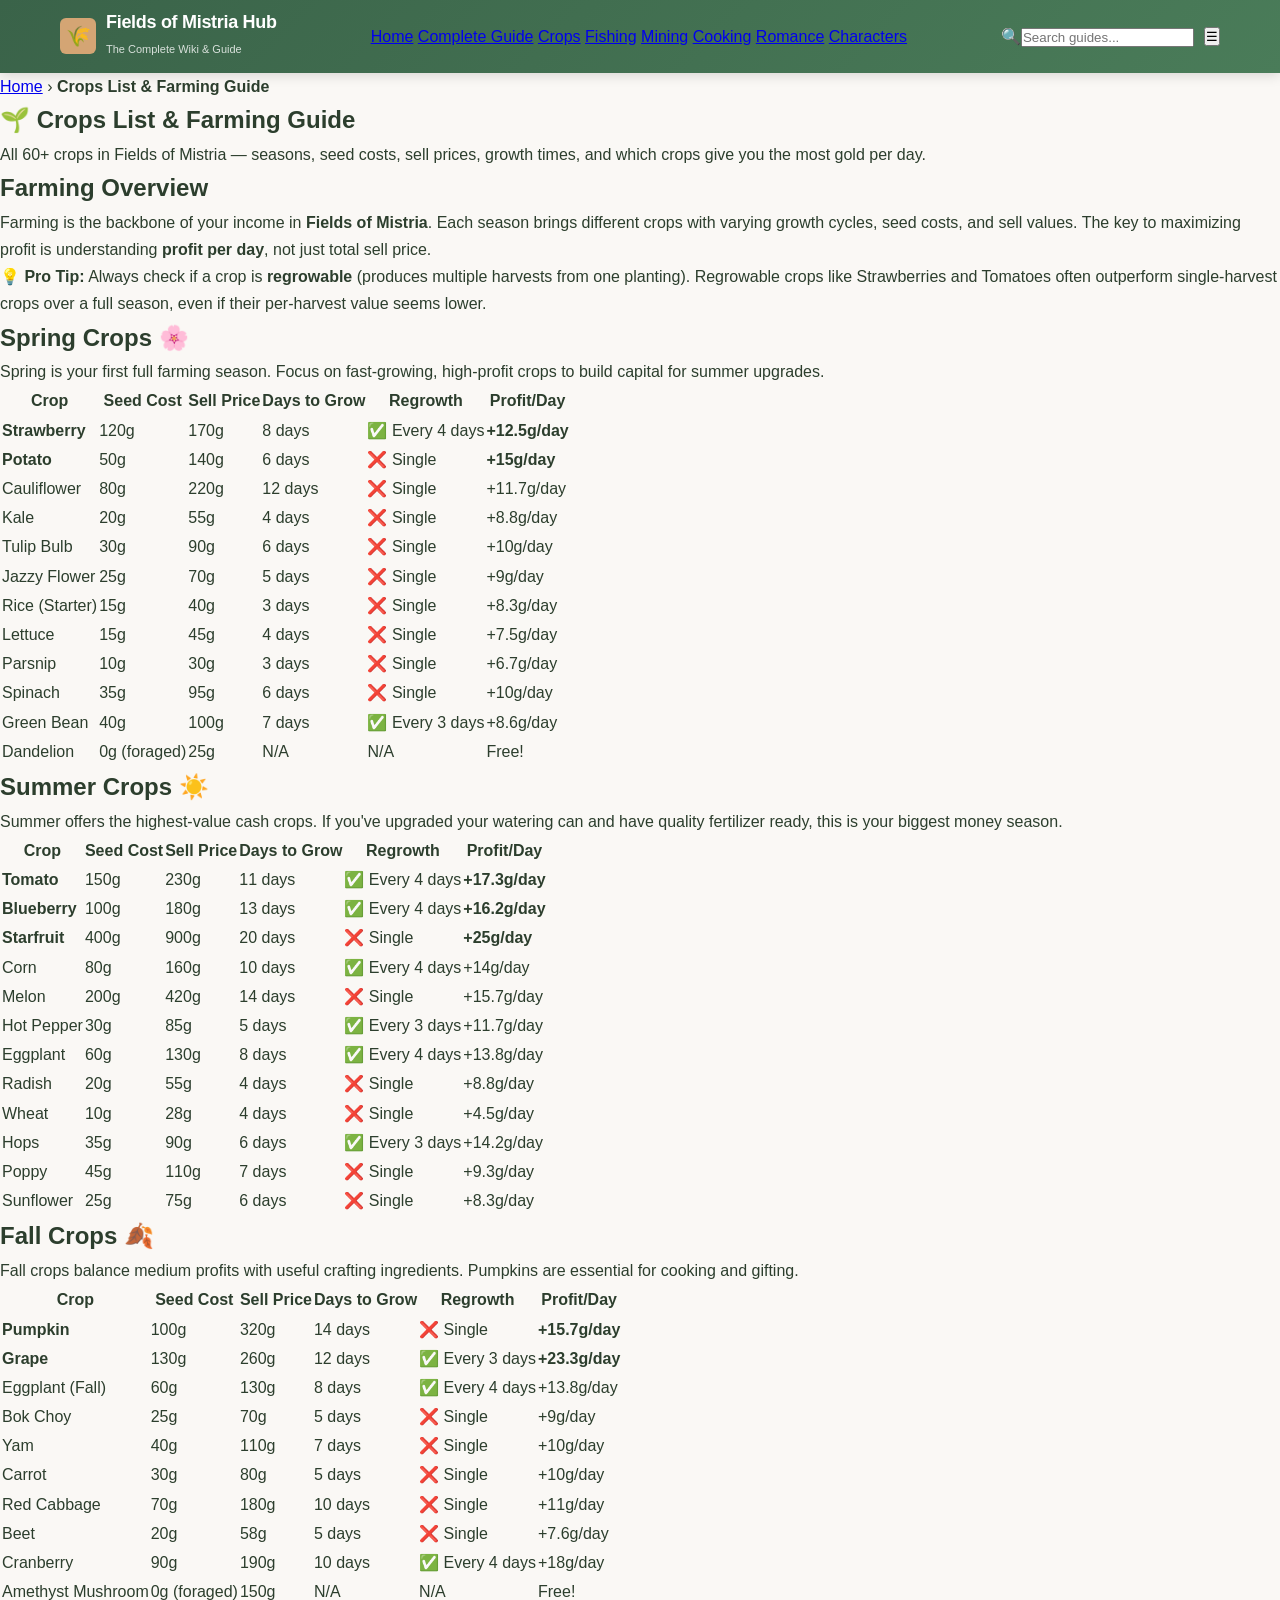
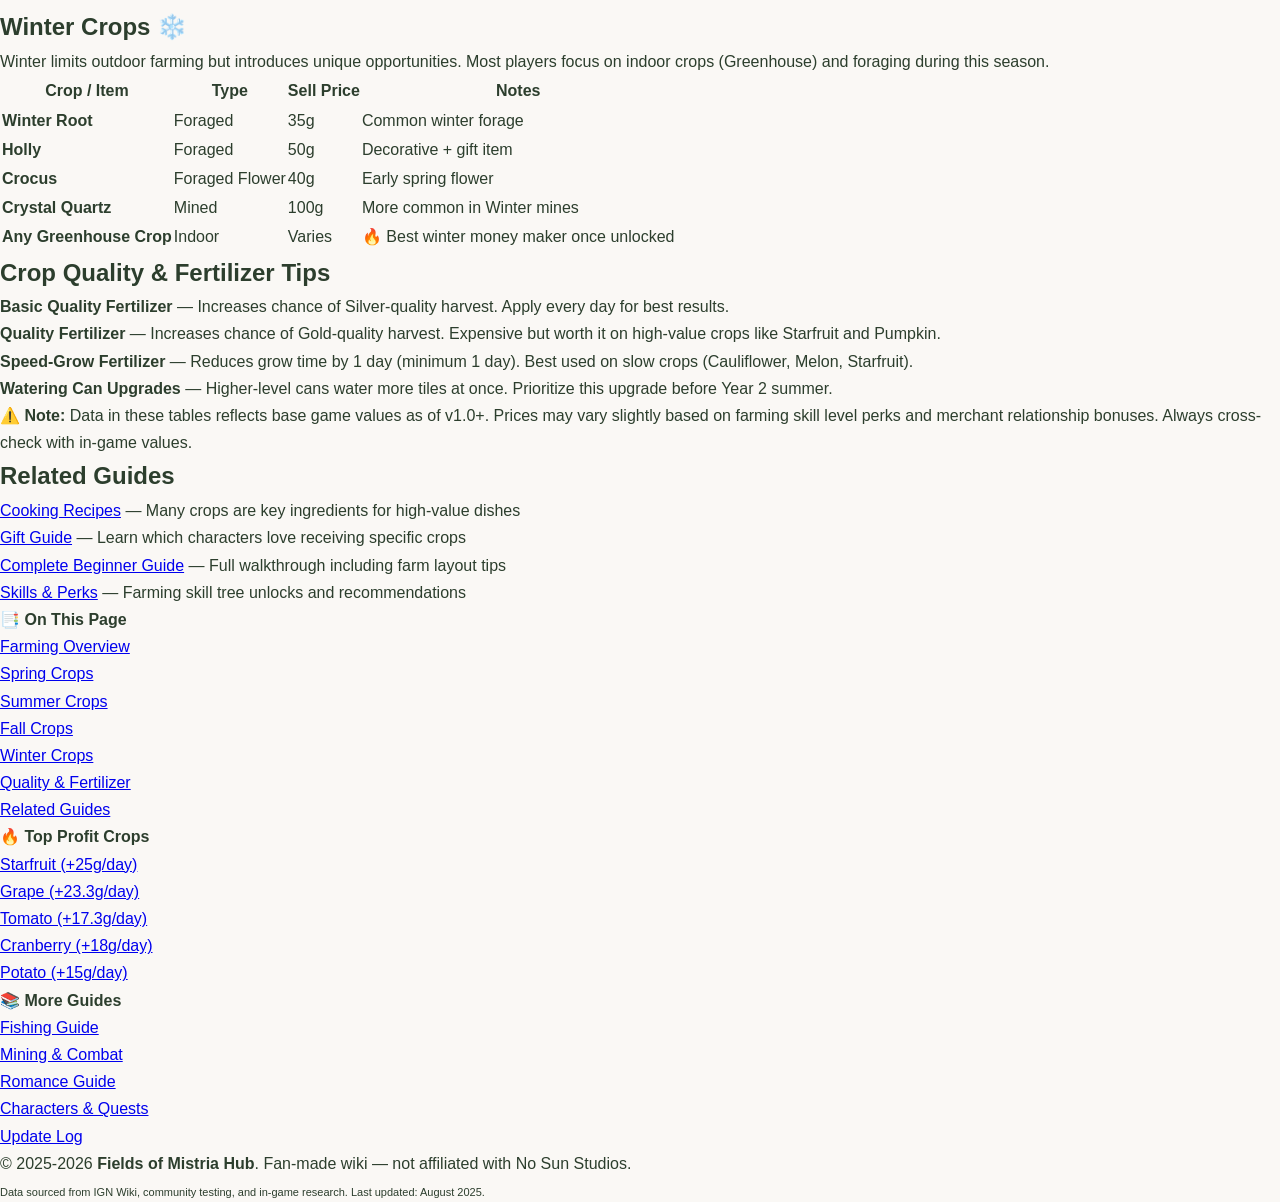
<file: crops/index.html>
<!DOCTYPE html>
<html lang="en">
<head>
  <meta charset="UTF-8">
  <meta name="viewport" content="width=device-width, initial-scale=1.0">
  <title>Fields of Mistria Crops List - All 60+ Crops, Seasons & Profit Guide</title>
  <meta name="description" content="Complete Fields of Mistria crops list: 60+ crops with seasons, seed prices, sell values, growth days, regrowth info, and profit-per-day rankings. Best Spring/Summer/Fall/Winter crops.">
  <meta name="keywords" content="Fields of Mistria crops, Mistria farming guide, best crops Mistria, spring crops, summer crops, fall crops, profit per day, seeds, harvest">
  <link rel="canonical" href="https://fieldsofmistriahub.com/crops/">
  <meta property="og:title" content="Fields of Mistria Crops List - Complete Farming Guide">
  <meta property="og:description" content="All 60+ crops with seasons, prices, growth days, and profit rankings.">
  <meta property="og:type" content="article">
  <meta name="robots" content="index, follow">
  <link rel="stylesheet" href="../css/style.css">

  <!-- ===== SEO / monitor placeholder (replace with real values, then push) ===== -->
  <meta name="google-site-verification" content="REPLACE_WITH_GSC_CODE">
  <script async src="https://www.googletagmanager.com/gtag/js?id=G-B1YK9E0NQWY"></script>
  <script>
    window.dataLayer = window.dataLayer || [];
    function gtag(){dataLayer.push(arguments);}
    gtag('js', new Date());
    gtag('config', 'G-B1YK9E0NQWY');
  </script>
  <!-- ===== /SEO placeholder ===== -->

</head>
<body>

<!-- ===== HEADER ===== -->
<header class="site-header">
  <div class="header-inner">
    <a href="../index.html" class="logo">
      <div class="logo-icon">🌾</div>
      <div class="logo-text"><h1>Fields of Mistria Hub</h1><span>The Complete Wiki &amp; Guide</span></div>
    </a>
    <nav class="main-nav" id="mainNav">
      <a href="../index.html">Home</a>
      <a href="../guide/">Complete Guide</a>
      <a href="./">Crops</a>
      <a href="../fishing/">Fishing</a>
      <a href="../mining/">Mining</a>
      <a href="../cooking-recipes/">Cooking</a>
      <a href="../romance/">Romance</a>
      <a href="../characters/">Characters</a>
    </nav>
    <div style="display:flex;align-items:center;gap:10px;">
      <div class="header-search"><span class="search-icon">🔍</span><input type="text" placeholder="Search guides..." aria-label="Search site"></div>
      <button class="nav-toggle" aria-label="Toggle menu">☰</button>
    </div>
  </div>
</header>

<!-- ===== BREADCRUMB ===== -->
<nav class="breadcrumb">
  <a href="../index.html">Home</a> <span>›</span> <strong>Crops List &amp; Farming Guide</strong>
</nav>

<!-- ===== MAIN CONTENT ===== -->
<main class="main-content">

  <!-- Page Hero -->
  <section class="page-hero">
    <h1><span class="emoji">🌱</span> Crops List &amp; Farming Guide</h1>
    <p>All 60+ crops in Fields of Mistria — seasons, seed costs, sell prices, growth times, and which crops give you the most gold per day.</p>
  </section>

  <!-- Article Content -->
  <article class="article">

    <h2 id="overview">Farming Overview</h2>
    <p>Farming is the backbone of your income in <strong>Fields of Mistria</strong>. Each season brings different crops with varying growth cycles, seed costs, and sell values. The key to maximizing profit is understanding <strong>profit per day</strong>, not just total sell price.</p>

    <div class="tip-box">
      <strong>💡 Pro Tip:</strong> Always check if a crop is <strong>regrowable</strong> (produces multiple harvests from one planting). Regrowable crops like Strawberries and Tomatoes often outperform single-harvest crops over a full season, even if their per-harvest value seems lower.
    </div>

    <h2 id="spring-crops">Spring Crops 🌸</h2>
    <p>Spring is your first full farming season. Focus on fast-growing, high-profit crops to build capital for summer upgrades.</p>

    <table class="data-table">
      <thead>
        <tr>
          <th>Crop</th>
          <th>Seed Cost</th>
          <th>Sell Price</th>
          <th>Days to Grow</th>
          <th>Regrowth</th>
          <th>Profit/Day</th>
        </tr>
      </thead>
      <tbody>
        <tr class="highlight">
          <td><strong>Strawberry</strong></td>
          <td>120g</td>
          <td>170g</td>
          <td>8 days</td>
          <td>✅ Every 4 days</td>
          <td><strong>+12.5g/day</strong></td>
        </tr>
        <tr class="highlight">
          <td><strong>Potato</strong></td>
          <td>50g</td>
          <td>140g</td>
          <td>6 days</td>
          <td>❌ Single</td>
          <td><strong>+15g/day</strong></td>
        </tr>
        <tr>
          <td>Cauliflower</td>
          <td>80g</td>
          <td>220g</td>
          <td>12 days</td>
          <td>❌ Single</td>
          <td>+11.7g/day</td>
        </tr>
        <tr>
          <td>Kale</td>
          <td>20g</td>
          <td>55g</td>
          <td>4 days</td>
          <td>❌ Single</td>
          <td>+8.8g/day</td>
        </tr>
        <tr>
          <td>Tulip Bulb</td>
          <td>30g</td>
          <td>90g</td>
          <td>6 days</td>
          <td>❌ Single</td>
          <td>+10g/day</td>
        </tr>
        <tr>
          <td>Jazzy Flower</td>
          <td>25g</td>
          <td>70g</td>
          <td>5 days</td>
          <td>❌ Single</td>
          <td>+9g/day</td>
        </tr>
        <tr>
          <td>Rice (Starter)</td>
          <td>15g</td>
          <td>40g</td>
          <td>3 days</td>
          <td>❌ Single</td>
          <td>+8.3g/day</td>
        </tr>
        <tr>
          <td>Lettuce</td>
          <td>15g</td>
          <td>45g</td>
          <td>4 days</td>
          <td>❌ Single</td>
          <td>+7.5g/day</td>
        </tr>
        <tr>
          <td>Parsnip</td>
          <td>10g</td>
          <td>30g</td>
          <td>3 days</td>
          <td>❌ Single</td>
          <td>+6.7g/day</td>
        </tr>
        <tr>
          <td>Spinach</td>
          <td>35g</td>
          <td>95g</td>
          <td>6 days</td>
          <td>❌ Single</td>
          <td>+10g/day</td>
        </tr>
        <tr>
          <td>Green Bean</td>
          <td>40g</td>
          <td>100g</td>
          <td>7 days</td>
          <td>✅ Every 3 days</td>
          <td>+8.6g/day</td>
        </tr>
        <tr>
          <td>Dandelion</td>
          <td>0g (foraged)</td>
          <td>25g</td>
          <td>N/A</td>
          <td>N/A</td>
          <td>Free!</td>
        </tr>
      </tbody>
    </table>

    <h2 id="summer-crops">Summer Crops ☀️</h2>
    <p>Summer offers the highest-value cash crops. If you've upgraded your watering can and have quality fertilizer ready, this is your biggest money season.</p>

    <table class="data-table">
      <thead>
        <tr>
          <th>Crop</th>
          <th>Seed Cost</th>
          <th>Sell Price</th>
          <th>Days to Grow</th>
          <th>Regrowth</th>
          <th>Profit/Day</th>
        </tr>
      </thead>
      <tbody>
        <tr class="highlight">
          <td><strong>Tomato</strong></td>
          <td>150g</td>
          <td>230g</td>
          <td>11 days</td>
          <td>✅ Every 4 days</td>
          <td><strong>+17.3g/day</strong></td>
        </tr>
        <tr class="highlight">
          <td><strong>Blueberry</strong></td>
          <td>100g</td>
          <td>180g</td>
          <td>13 days</td>
          <td>✅ Every 4 days</td>
          <td><strong>+16.2g/day</strong></td>
        </tr>
        <tr class="highlight">
          <td><strong>Starfruit</strong></td>
          <td>400g</td>
          <td>900g</td>
          <td>20 days</td>
          <td>❌ Single</td>
          <td><strong>+25g/day</strong></td>
        </tr>
        <tr>
          <td>Corn</td>
          <td>80g</td>
          <td>160g</td>
          <td>10 days</td>
          <td>✅ Every 4 days</td>
          <td>+14g/day</td>
        </tr>
        <tr>
          <td>Melon</td>
          <td>200g</td>
          <td>420g</td>
          <td>14 days</td>
          <td>❌ Single</td>
          <td>+15.7g/day</td>
        </tr>
        <tr>
          <td>Hot Pepper</td>
          <td>30g</td>
          <td>85g</td>
          <td>5 days</td>
          <td>✅ Every 3 days</td>
          <td>+11.7g/day</td>
        </tr>
        <tr>
          <td>Eggplant</td>
          <td>60g</td>
          <td>130g</td>
          <td>8 days</td>
          <td>✅ Every 4 days</td>
          <td>+13.8g/day</td>
        </tr>
        <tr>
          <td>Radish</td>
          <td>20g</td>
          <td>55g</td>
          <td>4 days</td>
          <td>❌ Single</td>
          <td>+8.8g/day</td>
        </tr>
        <tr>
          <td>Wheat</td>
          <td>10g</td>
          <td>28g</td>
          <td>4 days</td>
          <td>❌ Single</td>
          <td>+4.5g/day</td>
        </tr>
        <tr>
          <td>Hops</td>
          <td>35g</td>
          <td>90g</td>
          <td>6 days</td>
          <td>✅ Every 3 days</td>
          <td>+14.2g/day</td>
        </tr>
        <tr>
          <td>Poppy</td>
          <td>45g</td>
          <td>110g</td>
          <td>7 days</td>
          <td>❌ Single</td>
          <td>+9.3g/day</td>
        </tr>
        <tr>
          <td>Sunflower</td>
          <td>25g</td>
          <td>75g</td>
          <td>6 days</td>
          <td>❌ Single</td>
          <td>+8.3g/day</td>
        </tr>
      </tbody>
    </table>

    <h2 id="fall-crops">Fall Crops 🍂</h2>
    <p>Fall crops balance medium profits with useful crafting ingredients. Pumpkins are essential for cooking and gifting.</p>

    <table class="data-table">
      <thead>
        <tr>
          <th>Crop</th>
          <th>Seed Cost</th>
          <th>Sell Price</th>
          <th>Days to Grow</th>
          <th>Regrowth</th>
          <th>Profit/Day</th>
        </tr>
      </thead>
      <tbody>
        <tr class="highlight">
          <td><strong>Pumpkin</strong></td>
          <td>100g</td>
          <td>320g</td>
          <td>14 days</td>
          <td>❌ Single</td>
          <td><strong>+15.7g/day</strong></td>
        </tr>
        <tr class="highlight">
          <td><strong>Grape</strong></td>
          <td>130g</td>
          <td>260g</td>
          <td>12 days</td>
          <td>✅ Every 3 days</td>
          <td><strong>+23.3g/day</strong></td>
        </tr>
        <tr>
          <td>Eggplant (Fall)</td>
          <td>60g</td>
          <td>130g</td>
          <td>8 days</td>
          <td>✅ Every 4 days</td>
          <td>+13.8g/day</td>
        </tr>
        <tr>
          <td>Bok Choy</td>
          <td>25g</td>
          <td>70g</td>
          <td>5 days</td>
          <td>❌ Single</td>
          <td>+9g/day</td>
        </tr>
        <tr>
          <td>Yam</td>
          <td>40g</td>
          <td>110g</td>
          <td>7 days</td>
          <td>❌ Single</td>
          <td>+10g/day</td>
        </tr>
        <tr>
          <td>Carrot</td>
          <td>30g</td>
          <td>80g</td>
          <td>5 days</td>
          <td>❌ Single</td>
          <td>+10g/day</td>
        </tr>
        <tr>
          <td>Red Cabbage</td>
          <td>70g</td>
          <td>180g</td>
          <td>10 days</td>
          <td>❌ Single</td>
          <td>+11g/day</td>
        </tr>
        <tr>
          <td>Beet</td>
          <td>20g</td>
          <td>58g</td>
          <td>5 days</td>
          <td>❌ Single</td>
          <td>+7.6g/day</td>
        </tr>
        <tr>
          <td>Cranberry</td>
          <td>90g</td>
          <td>190g</td>
          <td>10 days</td>
          <td>✅ Every 4 days</td>
          <td>+18g/day</td </td>
        </tr>
        <tr>
          <td>Amethyst Mushroom</td>
          <td>0g (foraged)</td>
          <td>150g</td>
          <td>N/A</td>
          <td>N/A</td>
          <td>Free!</td>
        </tr>
      </tbody>
    </table>

    <h2 id="winter-crops">Winter Crops ❄️</h2>
    <p>Winter limits outdoor farming but introduces unique opportunities. Most players focus on indoor crops (Greenhouse) and foraging during this season.</p>

    <table class="data-table">
      <thead>
        <tr>
          <th>Crop / Item</th>
          <th>Type</th>
          <th>Sell Price</th>
          <th>Notes</th>
        </tr>
      </thead>
      <tbody>
        <tr>
          <td><strong>Winter Root</strong></td>
          <td>Foraged</td>
          <td>35g</td>
          <td>Common winter forage</td>
        </tr>
        <tr>
          <td><strong>Holly</strong></td>
          <td>Foraged</td>
          <td>50g</td>
          <td>Decorative + gift item</td>
        </tr>
        <tr>
          <td><strong>Crocus</strong></td>
          <td>Foraged Flower</td>
          <td>40g</td>
          <td>Early spring flower</td>
        </tr>
        <tr>
          <td><strong>Crystal Quartz</strong></td>
          <td>Mined</td>
          <td>100g</td>
          <td>More common in Winter mines</td>
        </tr>
        <tr class="highlight">
          <td><strong>Any Greenhouse Crop</strong></td>
          <td>Indoor</td>
          <td>Varies</td>
          <td>🔥 Best winter money maker once unlocked</td>
        </tr>
      </tbody>
    </table>

    <h2 id="quality-tips">Crop Quality &amp; Fertilizer Tips</h2>
    <ul>
      <li><strong>Basic Quality Fertilizer</strong> — Increases chance of Silver-quality harvest. Apply every day for best results.</li>
      <li><strong>Quality Fertilizer</strong> — Increases chance of Gold-quality harvest. Expensive but worth it on high-value crops like Starfruit and Pumpkin.</li>
      <li><strong>Speed-Grow Fertilizer</strong> — Reduces grow time by 1 day (minimum 1 day). Best used on slow crops (Cauliflower, Melon, Starfruit).</li>
      <li><strong>Watering Can Upgrades</strong> — Higher-level cans water more tiles at once. Prioritize this upgrade before Year 2 summer.</li>
    </ul>

    <div class="warning-box">
      <strong>⚠️ Note:</strong> Data in these tables reflects base game values as of v1.0+. Prices may vary slightly based on farming skill level perks and merchant relationship bonuses. Always cross-check with in-game values.
    </div>

    <h2 id="related">Related Guides</h2>
    <ul>
      <li><a href="../cooking-recipes/">Cooking Recipes</a> — Many crops are key ingredients for high-value dishes</li>
      <li><a href="../gift-guide/">Gift Guide</a> — Learn which characters love receiving specific crops</li>
      <li><a href="../guide/">Complete Beginner Guide</a> — Full walkthrough including farm layout tips</li>
      <li><a href="../skills-perks/">Skills &amp; Perks</a> — Farming skill tree unlocks and recommendations</li>
    </ul>

  </article>

  <!-- Sidebar -->
  <aside class="sidebar">
    <div class="sidebar-widget">
      <h4>📑 On This Page</h4>
      <ol class="toc-list" style="list-style:none;padding-left:0;">
        <li><a href="#overview">Farming Overview</a></li>
        <li><a href="#spring-crops">Spring Crops</a></li>
        <li><a href="#summer-crops">Summer Crops</a></li>
        <li><a href="#fall-crops">Fall Crops</a></li>
        <li><a href="#winter-crops">Winter Crops</a></li>
        <li><a href="#quality-tips">Quality &amp; Fertilizer</a></li>
        <li><a href="#related">Related Guides</a></li>
      </ol>
    </div>

    <div class="sidebar-widget">
      <h4>🔥 Top Profit Crops</h4>
      <ul>
        <li><a href="#summer-crops">Starfruit (+25g/day)</a></li>
        <li><a href="#fall-crops">Grape (+23.3g/day)</a></li>
        <li><a href="#summer-crops">Tomato (+17.3g/day)</a></li>
        <li><a href="#fall-crops">Cranberry (+18g/day)</a></li>
        <li><a href="#spring-crops">Potato (+15g/day)</a></li>
      </ul>
    </div>

    <div class="sidebar-widget">
      <h4>📚 More Guides</h4>
      <ul>
        <li><a href="../fishing/">Fishing Guide</a></li>
        <li><a href="../mining/">Mining &amp; Combat</a></li>
        <li><a href="../romance/">Romance Guide</a></li>
        <li><a href="../characters/">Characters &amp; Quests</a></li>
        <li><a href="../codes-updates/">Update Log</a></li>
      </ul>
    </div>
  </aside>

</main>

<!-- ===== FOOTER ===== -->
<footer class="site-footer">
  <p>&copy; 2025-2026 <strong>Fields of Mistria Hub</strong>. Fan-made wiki &mdash; not affiliated with No Sun Studios.</p>
  <p style="margin-top:6px;font-size:11px;">Data sourced from IGN Wiki, community testing, and in-game research. Last updated: August 2025.</p>
</footer>

<script src="../js/main.js"></script>
</body>
</html>
</file>
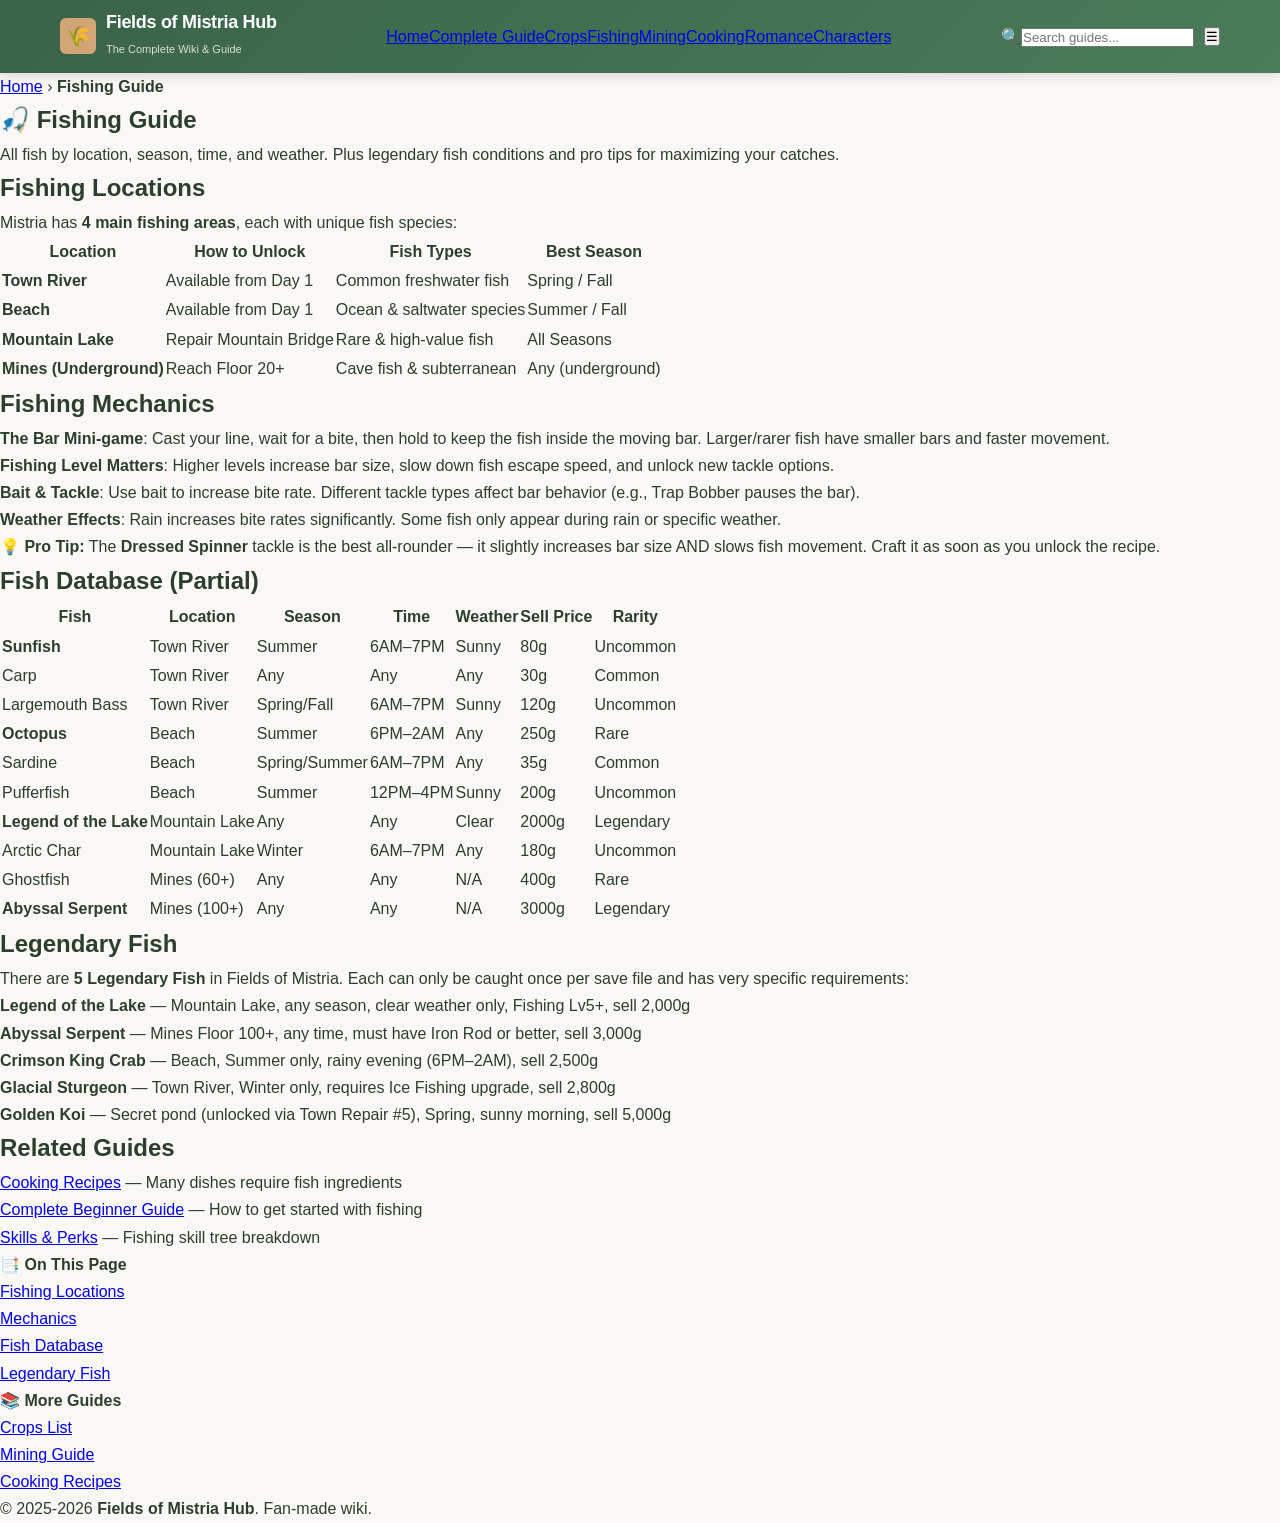
<file: fishing/index.html>
<!DOCTYPE html>
<html lang="en">
<head>
  <meta charset="UTF-8">
  <meta name="viewport" content="width=device-width, initial-scale=1.0">
  <title>Fields of Mistria Fishing Guide - All Fish, Locations & Legendary Catches</title>
  <meta name="description" content="Complete Fields of Mistria fishing guide: all fish by location (Town River, Beach, Mountain Lake, Mines), seasons, times, weather, shadow sizes, and legendary fish conditions.">
  <meta name="keywords" content="Fields of Mistria fishing, Mistria fish list, legendary fish, fishing locations, beach fishing, river fishing, mine fishing, best fish to catch">
  <link rel="canonical" href="https://fieldsofmistriahub.com/fishing/">
  <meta property="og:title" content="Fields of Mistria Fishing Guide - Complete Fish Database">
  <meta property="og:description" content="Every fish in Mistria: locations, seasons, times, weather, and how to catch legendaries.">
  <meta name="robots" content="index, follow">
  <link rel="stylesheet" href="../css/style.css">

  <!-- ===== SEO / monitor placeholder (replace with real values, then push) ===== -->
  <meta name="google-site-verification" content="REPLACE_WITH_GSC_CODE">
  <script async src="https://www.googletagmanager.com/gtag/js?id=G-B1YK9E0NQWY"></script>
  <script>
    window.dataLayer = window.dataLayer || [];
    function gtag(){dataLayer.push(arguments);}
    gtag('js', new Date());
    gtag('config', 'G-B1YK9E0NQWY');
  </script>
  <!-- ===== /SEO placeholder ===== -->

</head>
<body>
<header class="site-header"><div class="header-inner"><a href="../index.html" class="logo"><div class="logo-icon">🌾</div><div class="logo-text"><h1>Fields of Mistria Hub</h1><span>The Complete Wiki &amp; Guide</span></div></a><nav class="main-nav" id="mainNav"><a href="../index.html">Home</a><a href="../guide/">Complete Guide</a><a href="../crops/">Crops</a><a href="./">Fishing</a><a href="../mining/">Mining</a><a href="../cooking-recipes/">Cooking</a><a href="../romance/">Romance</a><a href="../characters/">Characters</a></nav><div style="display:flex;align-items:center;gap:10px;"><div class="header-search"><span class="search-icon">🔍</span><input type="text" placeholder="Search guides..." aria-label="Search site"></div><button class="nav-toggle" aria-label="Toggle menu">☰</button></div></div></header>
<nav class="breadcrumb"><a href="../index.html">Home</a> <span>›</span> <strong>Fishing Guide</strong></nav>
<main class="main-content">
<section class="page-hero"><h1><span class="emoji">🎣</span> Fishing Guide</h1><p>All fish by location, season, time, and weather. Plus legendary fish conditions and pro tips for maximizing your catches.</p></section>
<article class="article">
<h2 id="locations">Fishing Locations</h2>
<p>Mistria has <strong>4 main fishing areas</strong>, each with unique fish species:</p>
<table class="data-table"><thead><tr><th>Location</th><th>How to Unlock</th><th>Fish Types</th><th>Best Season</th></tr></thead><tbody><tr><td><strong>Town River</strong></td><td>Available from Day 1</td><td>Common freshwater fish</td><td>Spring / Fall</td></tr><tr><td><strong>Beach</strong></td><td>Available from Day 1</td><td>Ocean & saltwater species</td><td>Summer / Fall</td></tr><tr><td><strong>Mountain Lake</strong></td><td>Repair Mountain Bridge</td><td>Rare & high-value fish</td><td>All Seasons</td></tr><tr><td><strong>Mines (Underground)</strong></td><td>Reach Floor 20+</td><td>Cave fish & subterranean</td><td>Any (underground)</td></tr></tbody></table>

<h2 id="mechanics">Fishing Mechanics</h2>
<ul><li><strong>The Bar Mini-game</strong>: Cast your line, wait for a bite, then hold to keep the fish inside the moving bar. Larger/rarer fish have smaller bars and faster movement.</li><li><strong>Fishing Level Matters</strong>: Higher levels increase bar size, slow down fish escape speed, and unlock new tackle options.</li><li><strong>Bait & Tackle</strong>: Use bait to increase bite rate. Different tackle types affect bar behavior (e.g., Trap Bobber pauses the bar).</li><li><strong>Weather Effects</strong>: Rain increases bite rates significantly. Some fish only appear during rain or specific weather.</li></ul>

<div class="tip-box"><strong>💡 Pro Tip:</strong> The <strong>Dressed Spinner</strong> tackle is the best all-rounder — it slightly increases bar size AND slows fish movement. Craft it as soon as you unlock the recipe.</div>

<h2 id="fish-table">Fish Database (Partial)</h2>
<table class="data-table"><thead><tr><th>Fish</th><th>Location</th><th>Season</th><th>Time</th><th>Weather</th><th>Sell Price</th><th>Rarity</th></tr></thead><tbody>
<tr class="highlight"><td><strong>Sunfish</strong></td><td>Town River</td><td>Summer</td><td>6AM–7PM</td><td>Sunny</td><td>80g</td><td>Uncommon</td></tr>
<tr><td>Carp</td><td>Town River</td><td>Any</td><td>Any</td><td>Any</td><td>30g</td><td>Common</td></tr>
<tr><td>Largemouth Bass</td><td>Town River</td><td>Spring/Fall</td><td>6AM–7PM</td><td>Sunny</td><td>120g</td><td>Uncommon</td></tr>
<tr class="highlight"><td><strong>Octopus</strong></td><td>Beach</td><td>Summer</td><td>6PM–2AM</td><td>Any</td><td>250g</td><td>Rare</td></tr>
<tr><td>Sardine</td><td>Beach</td><td>Spring/Summer</td><td>6AM–7PM</td><td>Any</td><td>35g</td><td>Common</td></tr>
<tr><td>Pufferfish</td><td>Beach</td><td>Summer</td><td>12PM–4PM</td><td>Sunny</td><td>200g</td><td>Uncommon</td></tr>
<tr class="highlight"><td><strong>Legend of the Lake</strong></td><td>Mountain Lake</td><td>Any</td><td>Any</td><td>Clear</td><td>2000g</td><td>Legendary</td></tr>
<tr><td>Arctic Char</td><td>Mountain Lake</td><td>Winter</td><td>6AM–7PM</td><td>Any</td><td>180g</td><td>Uncommon</td></tr>
<tr><td>Ghostfish</td><td>Mines (60+)</td><td>Any</td><td>Any</td><td>N/A</td><td>400g</td><td>Rare</td></tr>
<tr class="highlight"><td><strong>Abyssal Serpent</strong></td><td>Mines (100+)</td><td>Any</td><td>Any</td><td>N/A</td><td>3000g</td><td>Legendary</td></tr>
</tbody></table>

<h2 id="legendary">Legendary Fish</h2>
<p>There are <strong>5 Legendary Fish</strong> in Fields of Mistria. Each can only be caught once per save file and has very specific requirements:</p>
<ol>
<li><strong>Legend of the Lake</strong> — Mountain Lake, any season, clear weather only, Fishing Lv5+, sell 2,000g</li>
<li><strong>Abyssal Serpent</strong> — Mines Floor 100+, any time, must have Iron Rod or better, sell 3,000g</li>
<li><strong>Crimson King Crab</strong> — Beach, Summer only, rainy evening (6PM–2AM), sell 2,500g</li>
<li><strong>Glacial Sturgeon</strong> — Town River, Winter only, requires Ice Fishing upgrade, sell 2,800g</li>
<li><strong>Golden Koi</strong> — Secret pond (unlocked via Town Repair #5), Spring, sunny morning, sell 5,000g</li>
</ol>

<h2 id="related">Related Guides</h2>
<ul><li><a href="../cooking-recipes/">Cooking Recipes</a> — Many dishes require fish ingredients</li><li><a href="../guide/">Complete Beginner Guide</a> — How to get started with fishing</li><li><a href="../skills-perks/">Skills &amp; Perks</a> — Fishing skill tree breakdown</li></ul>
</article>
<aside class="sidebar"><div class="sidebar-widget"><h4>📑 On This Page</h4><ol class="toc-list" style="list-style:none;padding-left:0;"><li><a href="#locations">Fishing Locations</a></li><li><a href="#mechanics">Mechanics</a></li><li><a href="#fish-table">Fish Database</a></li><li><a href="#legendary">Legendary Fish</a></li></ol></div><div class="sidebar-widget"><h4>📚 More Guides</h4><ul><li><a href="../crops/">Crops List</a></li><li><a href="../mining/">Mining Guide</a></li><li><a href="../cooking-recipes/">Cooking Recipes</a></li></ul></div></aside>
</main>
<footer class="site-footer"><p>&copy; 2025-2026 <strong>Fields of Mistria Hub</strong>. Fan-made wiki.</p></footer>
<script src="../js/main.js"></script>
</body></html>
</file>
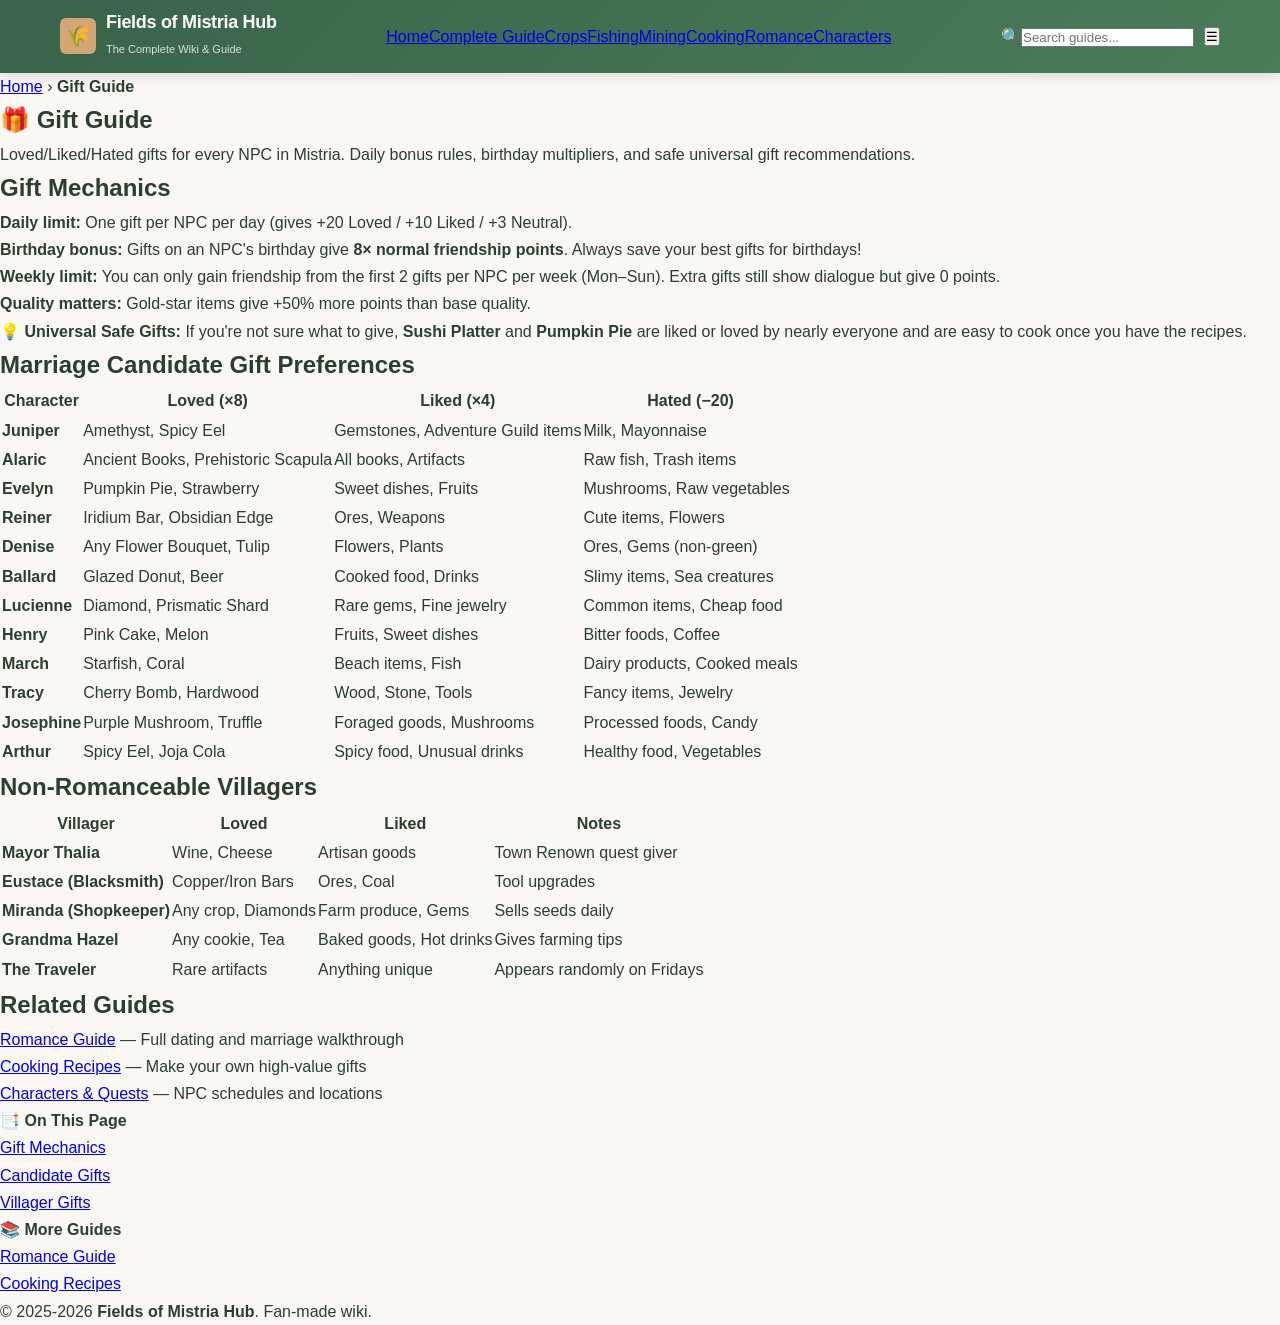
<file: gift-guide/index.html>
<!DOCTYPE html>
<html lang="en">
<head>
  <meta charset="UTF-8">
  <meta name="viewport" content="width=device-width, initial-scale=1.0">
  <title>Fields of Mistria Gift Guide - Every NPC's Loved, Liked & Hated Gifts</title>
  <meta name="description" content="Complete Fields of Mistria gift guide: loved/liked/hated gifts for every NPC, daily gift bonuses, birthday multipliers, and universal safe gift recommendations.">
  <meta name="keywords" content="Fields of Mistria gifts, NPC gifts, loved gifts, birthday gifts, universal gifts, best gifts per character">
  <link rel="canonical" href="https://fieldsofmistriahub.com/gift-guide/">
  <meta property="og:title" content="Fields of Mistria Gift Guide - All NPC Preferences">
  <meta name="robots" content="index, follow">
  <link rel="stylesheet" href="../css/style.css">

  <!-- ===== SEO / monitor placeholder (replace with real values, then push) ===== -->
  <meta name="google-site-verification" content="REPLACE_WITH_GSC_CODE">
  <script async src="https://www.googletagmanager.com/gtag/js?id=G-B1YK9E0NQWY"></script>
  <script>
    window.dataLayer = window.dataLayer || [];
    function gtag(){dataLayer.push(arguments);}
    gtag('js', new Date());
    gtag('config', 'G-B1YK9E0NQWY');
  </script>
  <!-- ===== /SEO placeholder ===== -->

</head>
<body>
<header class="site-header"><div class="header-inner"><a href="../index.html" class="logo"><div class="logo-icon">🌾</div><div class="logo-text"><h1>Fields of Mistria Hub</h1><span>The Complete Wiki &amp; Guide</span></div></a><nav class="main-nav" id="mainNav"><a href="../index.html">Home</a><a href="../guide/">Complete Guide</a><a href="../crops/">Crops</a><a href="../fishing/">Fishing</a><a href="../mining/">Mining</a><a href="../cooking-recipes/">Cooking</a><a href="../romance/">Romance</a><a href="../characters/">Characters</a></nav><div style="display:flex;align-items:center;gap:10px;"><div class="header-search"><span class="search-icon">🔍</span><input type="text" placeholder="Search guides..." aria-label="Search site"></div><button class="nav-toggle" aria-label="Toggle menu">☰</button></div></div></header>
<nav class="breadcrumb"><a href="../index.html">Home</a> <span>›</span> <strong>Gift Guide</strong></nav>
<main class="main-content">
<section class="page-hero"><h1><span class="emoji">🎁</span> Gift Guide</h1><p>Loved/Liked/Hated gifts for every NPC in Mistria. Daily bonus rules, birthday multipliers, and safe universal gift recommendations.</p></section>
<article class="article">

<h2 id="mechanics">Gift Mechanics</h2>
<ul>
<li><strong>Daily limit:</strong> One gift per NPC per day (gives +20 Loved / +10 Liked / +3 Neutral).</li>
<li><strong>Birthday bonus:</strong> Gifts on an NPC's birthday give <strong>8× normal friendship points</strong>. Always save your best gifts for birthdays!</li>
<li><strong>Weekly limit:</strong> You can only gain friendship from the first 2 gifts per NPC per week (Mon–Sun). Extra gifts still show dialogue but give 0 points.</li>
<li><strong>Quality matters:</strong> Gold-star items give +50% more points than base quality.</li>
</ul>

<div class="tip-box"><strong>💡 Universal Safe Gifts:</strong> If you're not sure what to give, <strong>Sushi Platter</strong> and <strong>Pumpkin Pie</strong> are liked or loved by nearly everyone and are easy to cook once you have the recipes.</div>

<h2 id="marriage-candidates">Marriage Candidate Gift Preferences</h2>
<table class="data-table"><thead><tr><th>Character</th><th>Loved (×8)</th><th>Liked (×4)</th><th>Hated (−20)</th></tr></thead><tbody>
<tr><td><strong>Juniper</strong></td><td>Amethyst, Spicy Eel</td><td>Gemstones, Adventure Guild items</td><td>Milk, Mayonnaise</td></tr>
<tr><td><strong>Alaric</strong></td><td>Ancient Books, Prehistoric Scapula</td><td>All books, Artifacts</td><td>Raw fish, Trash items</td></tr>
<tr><td><strong>Evelyn</strong></td><td>Pumpkin Pie, Strawberry</td><td>Sweet dishes, Fruits</td><td>Mushrooms, Raw vegetables</td></tr>
<tr><td><strong>Reiner</strong></td><td>Iridium Bar, Obsidian Edge</td><td>Ores, Weapons</td><td>Cute items, Flowers</td></tr>
<tr><td><strong>Denise</strong></td><td>Any Flower Bouquet, Tulip</td><td>Flowers, Plants</td><td>Ores, Gems (non-green)</td></tr>
<tr><td><strong>Ballard</strong></td><td>Glazed Donut, Beer</td><td>Cooked food, Drinks</td><td>Slimy items, Sea creatures</td></tr>
<tr><td><strong>Lucienne</strong></td><td>Diamond, Prismatic Shard</td><td>Rare gems, Fine jewelry</td><td>Common items, Cheap food</td></tr>
<tr><td><strong>Henry</strong></td><td>Pink Cake, Melon</td><td>Fruits, Sweet dishes</td><td>Bitter foods, Coffee</td></tr>
<tr><td><strong>March</strong></td><td>Starfish, Coral</td><td>Beach items, Fish</td><td>Dairy products, Cooked meals</td></tr>
<tr><td><strong>Tracy</strong></td><td>Cherry Bomb, Hardwood</td><td>Wood, Stone, Tools</td><td>Fancy items, Jewelry</td></tr>
<tr><td><strong>Josephine</strong></td><td>Purple Mushroom, Truffle</td><td>Foraged goods, Mushrooms</td><td>Processed foods, Candy</td></tr>
<tr><td><strong>Arthur</strong></td><td>Spicy Eel, Joja Cola</td><td>Spicy food, Unusual drinks</td><td>Healthy food, Vegetables</td></tr>
</tbody></table>

<h2 id="villagers">Non-Romanceable Villagers</h2>
<table class="data-table"><thead><tr><th>Villager</th><th>Loved</th><th>Liked</th><th>Notes</th></tr></thead><tbody>
<tr><td><strong>Mayor Thalia</strong></td><td>Wine, Cheese</td><td>Artisan goods</td><td>Town Renown quest giver</td></tr>
<tr><td><strong>Eustace (Blacksmith)</strong></td><td>Copper/Iron Bars</td><td>Ores, Coal</td><td>Tool upgrades</td></tr>
<tr><td><strong>Miranda (Shopkeeper)</strong></td><td>Any crop, Diamonds</td><td>Farm produce, Gems</td><td>Sells seeds daily</td></tr>
<tr><td><strong>Grandma Hazel</strong></td><td>Any cookie, Tea</td><td>Baked goods, Hot drinks</td><td>Gives farming tips</td></tr>
<tr><td><strong>The Traveler</strong></td><td>Rare artifacts</td><td>Anything unique</td><td>Appears randomly on Fridays</td></tr>
</tbody></table>

<h2 id="related">Related Guides</h2>
<ul><li><a href="../romance/">Romance Guide</a> — Full dating and marriage walkthrough</li><li><a href="../cooking-recipes/">Cooking Recipes</a> — Make your own high-value gifts</li><li><a href="../characters/">Characters &amp; Quests</a> — NPC schedules and locations</li></ul>
</article>
<aside class="sidebar"><div class="sidebar-widget"><h4>📑 On This Page</h4><ol class="toc-list" style="list-style:none;padding-left:0;"><li><a href="#mechanics">Gift Mechanics</a></li><li><a href="#marriage-candidates">Candidate Gifts</a></li><li><a href="#villagers">Villager Gifts</a></li></ol></div><div class="sidebar-widget"><h4>📚 More Guides</h4><ul><li><a href="../romance/">Romance Guide</a></li><li><a href="../cooking-recipes/">Cooking Recipes</a></li></ul></div></aside>
</main>
<footer class="site-footer"><p>&copy; 2025-2026 <strong>Fields of Mistria Hub</strong>. Fan-made wiki.</p></footer>
<script src="../js/main.js"></script>
</body></html>
</file>
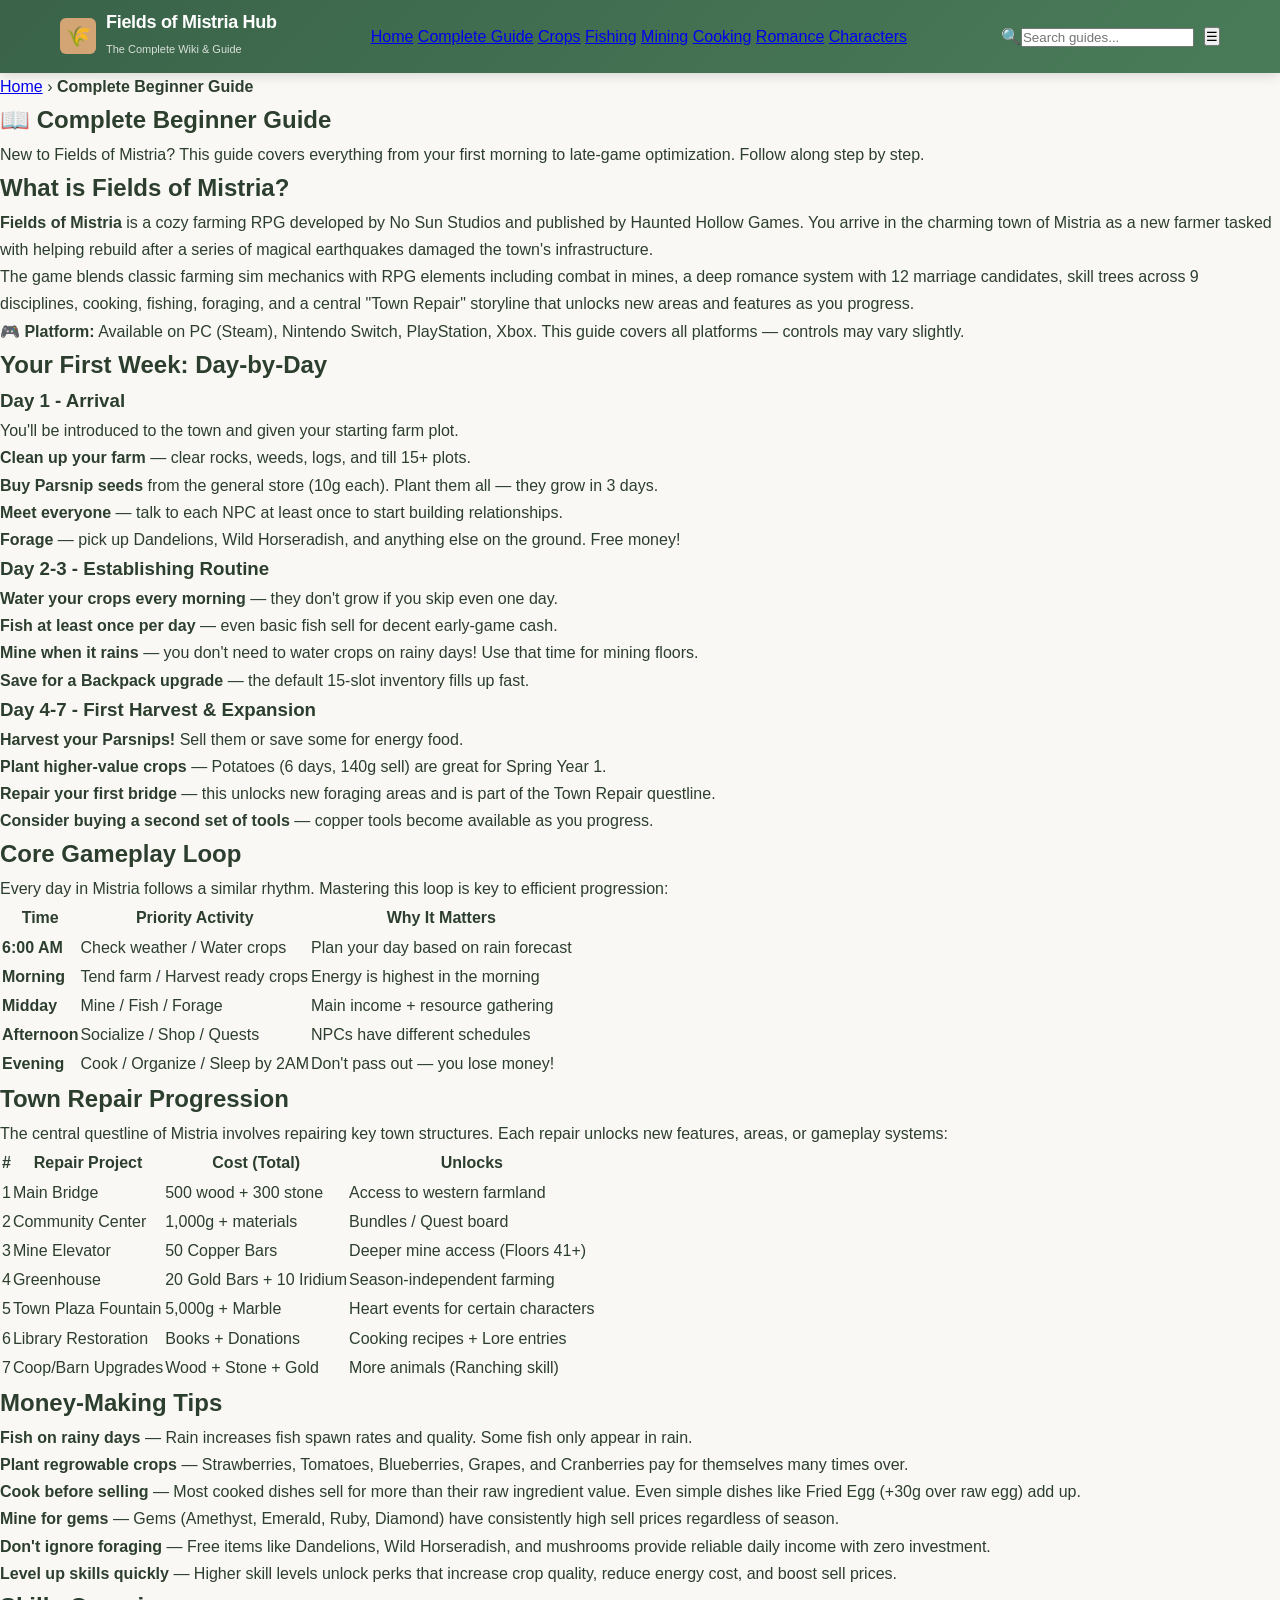
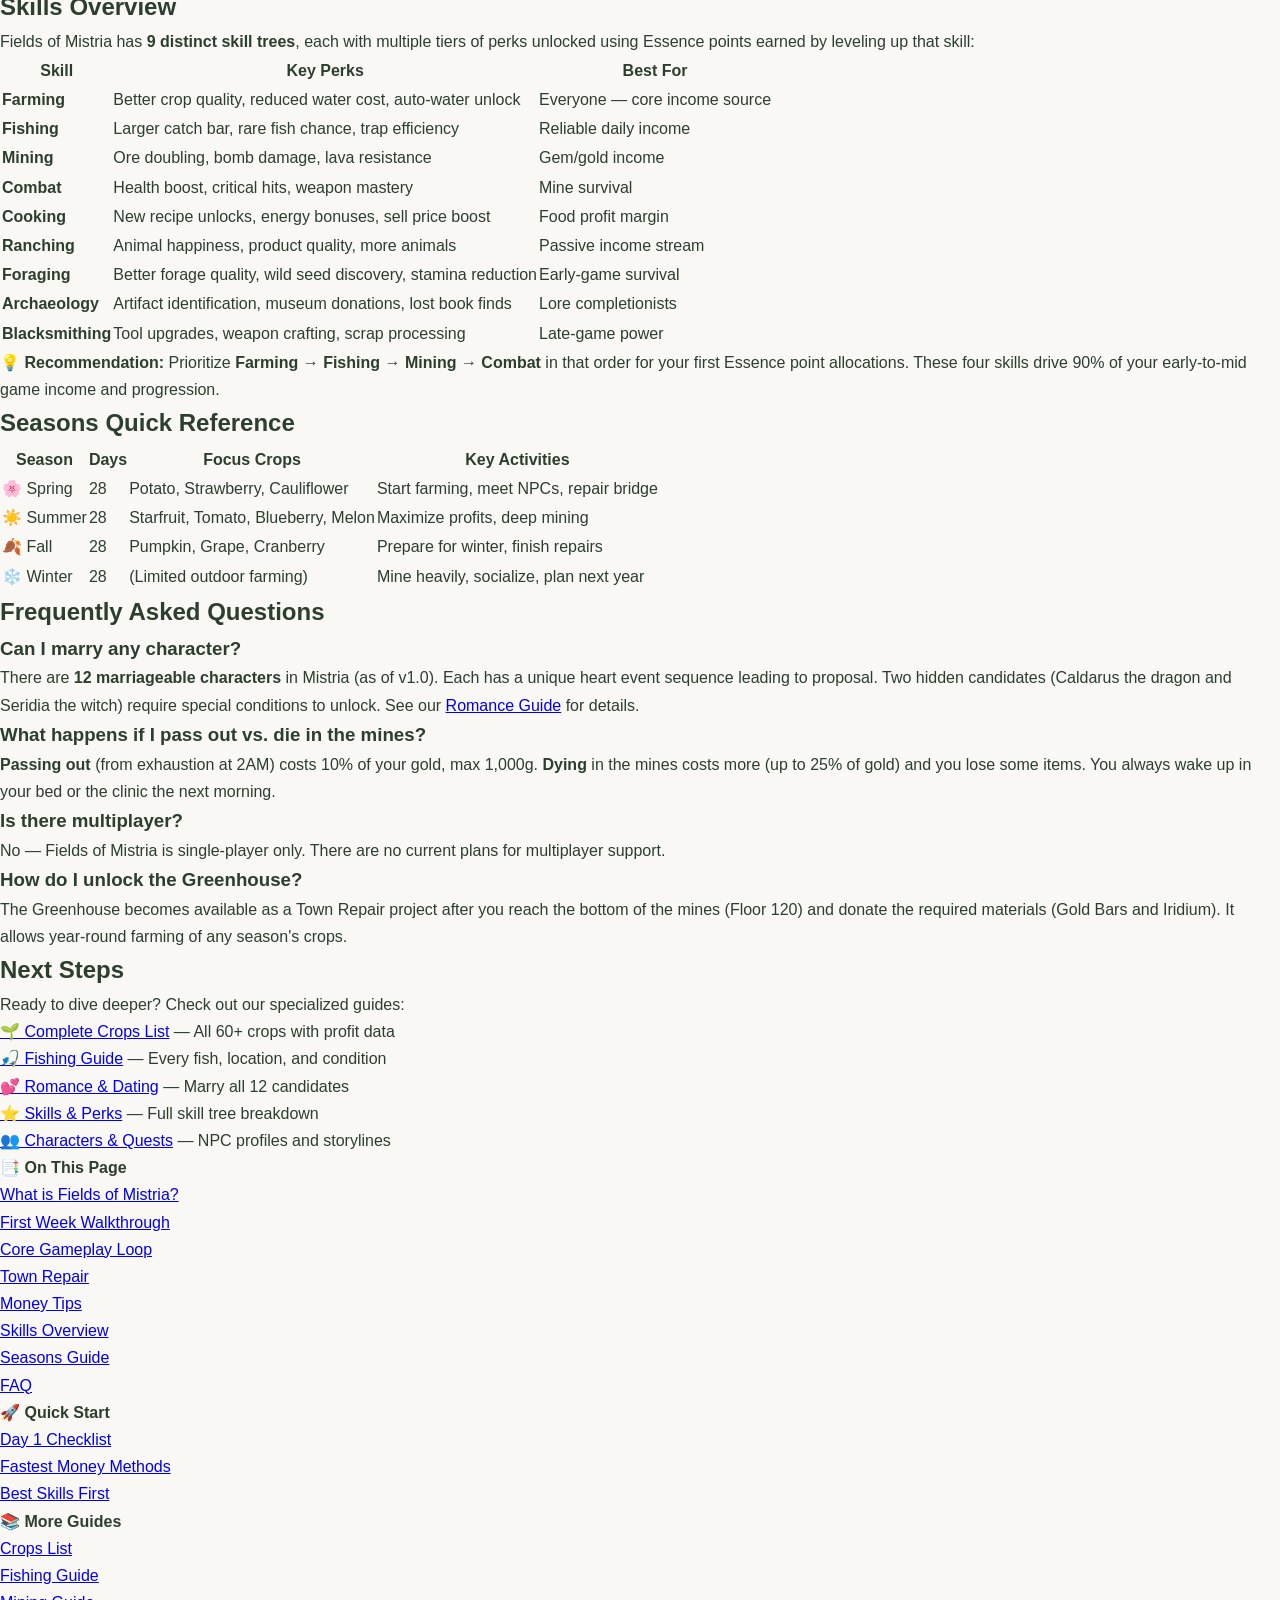
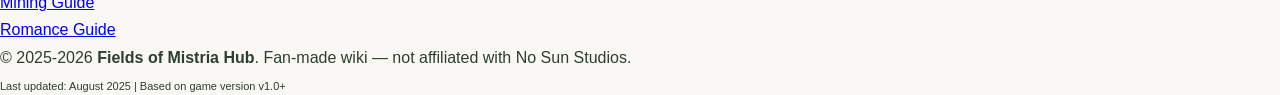
<file: guide/index.html>
<!DOCTYPE html>
<html lang="en">
<head>
  <meta charset="UTF-8">
  <meta name="viewport" content="width=device-width, initial-scale=1.0">
  <title>Fields of Mistria Complete Guide - Beginner Walkthrough & Tips</title>
  <meta name="description" content="The complete Fields of Mistria beginner guide: first steps, town repair questline, core gameplay loop, seasons overview, money-making tips, and full progression roadmap for new players.">
  <meta name="keywords" content="Fields of Mistria guide, Mistria walkthrough, beginner guide Mistria, how to play Fields of Mistria, town repair, progression tips, cozy farming game">
  <link rel="canonical" href="https://fieldsofmistriahub.com/guide/">
  <meta property="og:title" content="Fields of Mistria Complete Guide - Beginner Walkthrough">
  <meta property="og:description" content="Everything you need to start your Mistria adventure: first steps, money tips, and progression roadmap.">
  <meta property="og:type" content="article">
  <meta name="robots" content="index, follow">
  <link rel="stylesheet" href="../css/style.css">

  <!-- ===== SEO / monitor placeholder (replace with real values, then push) ===== -->
  <meta name="google-site-verification" content="REPLACE_WITH_GSC_CODE">
  <script async src="https://www.googletagmanager.com/gtag/js?id=G-B1YK9E0NQWY"></script>
  <script>
    window.dataLayer = window.dataLayer || [];
    function gtag(){dataLayer.push(arguments);}
    gtag('js', new Date());
    gtag('config', 'G-B1YK9E0NQWY');
  </script>
  <!-- ===== /SEO placeholder ===== -->

</head>
<body>

<header class="site-header">
  <div class="header-inner">
    <a href="../index.html" class="logo">
      <div class="logo-icon">🌾</div>
      <div class="logo-text"><h1>Fields of Mistria Hub</h1><span>The Complete Wiki &amp; Guide</span></div>
    </a>
    <nav class="main-nav" id="mainNav">
      <a href="../index.html">Home</a>
      <a href="./">Complete Guide</a>
      <a href="../crops/">Crops</a>
      <a href="../fishing/">Fishing</a>
      <a href="../mining/">Mining</a>
      <a href="../cooking-recipes/">Cooking</a>
      <a href="../romance/">Romance</a>
      <a href="../characters/">Characters</a>
    </nav>
    <div style="display:flex;align-items:center;gap:10px;">
      <div class="header-search"><span class="search-icon">🔍</span><input type="text" placeholder="Search guides..." aria-label="Search site"></div>
      <button class="nav-toggle" aria-label="Toggle menu">☰</button>
    </div>
  </div>
</header>

<nav class="breadcrumb">
  <a href="../index.html">Home</a> <span>›</span> <strong>Complete Beginner Guide</strong>
</nav>

<main class="main-content">

  <section class="page-hero">
    <h1><span class="emoji">📖</span> Complete Beginner Guide</h1>
    <p>New to Fields of Mistria? This guide covers everything from your first morning to late-game optimization. Follow along step by step.</p>
  </section>

  <article class="article">

    <h2 id="intro">What is Fields of Mistria?</h2>
    <p><strong>Fields of Mistria</strong> is a cozy farming RPG developed by No Sun Studios and published by Haunted Hollow Games. You arrive in the charming town of Mistria as a new farmer tasked with helping rebuild after a series of magical earthquakes damaged the town's infrastructure.</p>
    <p>The game blends classic farming sim mechanics with RPG elements including combat in mines, a deep romance system with 12 marriage candidates, skill trees across 9 disciplines, cooking, fishing, foraging, and a central "Town Repair" storyline that unlocks new areas and features as you progress.</p>

    <div class="tip-box">
      <strong>🎮 Platform:</strong> Available on PC (Steam), Nintendo Switch, PlayStation, Xbox. This guide covers all platforms — controls may vary slightly.
    </div>

    <h2 id="first-week">Your First Week: Day-by-Day</h2>

    <h3>Day 1 - Arrival</h3>
    <ul>
      <li>You'll be introduced to the town and given your starting farm plot.</li>
      <li><strong>Clean up your farm</strong> — clear rocks, weeds, logs, and till 15+ plots.</li>
      <li><strong>Buy Parsnip seeds</strong> from the general store (10g each). Plant them all — they grow in 3 days.</li>
      <li><strong>Meet everyone</strong> — talk to each NPC at least once to start building relationships.</li>
      <li><strong>Forage</strong> — pick up Dandelions, Wild Horseradish, and anything else on the ground. Free money!</li>
    </ul>

    <h3>Day 2-3 - Establishing Routine</h3>
    <ul>
      <li><strong>Water your crops every morning</strong> — they don't grow if you skip even one day.</li>
      <li><strong>Fish at least once per day</strong> — even basic fish sell for decent early-game cash.</li>
      <li><strong>Mine when it rains</strong> — you don't need to water crops on rainy days! Use that time for mining floors.</li>
      <li><strong>Save for a Backpack upgrade</strong> — the default 15-slot inventory fills up fast.</li>
    </ul>

    <h3>Day 4-7 - First Harvest &amp; Expansion</h3>
    <ul>
      <li><strong>Harvest your Parsnips!</strong> Sell them or save some for energy food.</li>
      <li><strong>Plant higher-value crops</strong> — Potatoes (6 days, 140g sell) are great for Spring Year 1.</li>
      <li><strong>Repair your first bridge</strong> — this unlocks new foraging areas and is part of the Town Repair questline.</li>
      <li><strong>Consider buying a second set of tools</strong> — copper tools become available as you progress.</li>
    </ul>

    <h2 id="core-loop">Core Gameplay Loop</h2>
    <p>Every day in Mistria follows a similar rhythm. Mastering this loop is key to efficient progression:</p>

    <table class="data-table">
      <thead>
        <tr><th>Time</th><th>Priority Activity</th><th>Why It Matters</th></tr>
      </thead>
      <tbody>
        <tr><td><strong>6:00 AM</strong></td><td>Check weather / Water crops</td><td>Plan your day based on rain forecast</td></tr>
        <tr><td><strong>Morning</strong></td><td>Tend farm / Harvest ready crops</td><td>Energy is highest in the morning</td></tr>
        <tr><td><strong>Midday</strong></td><td>Mine / Fish / Forage</td><td>Main income + resource gathering</td></tr>
        <tr><td><strong>Afternoon</strong></td><td>Socialize / Shop / Quests</td><td>NPCs have different schedules</td></tr>
        <tr><td><strong>Evening</strong></td><td>Cook / Organize / Sleep by 2AM</td><td>Don't pass out — you lose money!</td></tr>
      </tbody>
    </table>

    <h2 id="town-repair">Town Repair Progression</h2>
    <p>The central questline of Mistria involves repairing key town structures. Each repair unlocks new features, areas, or gameplay systems:</p>

    <table class="data-table">
      <thead>
        <tr><th>#</th><th>Repair Project</th><th>Cost (Total)</th><th>Unlocks</th></tr>
      </thead>
      <tbody>
        <tr><td>1</td><td>Main Bridge</td><td>500 wood + 300 stone</td><td>Access to western farmland</td></tr>
        <tr><td>2</td><td>Community Center</td><td>1,000g + materials</td><td>Bundles / Quest board</td></tr>
        <tr><td>3</td><td>Mine Elevator</td><td>50 Copper Bars</td><td>Deeper mine access (Floors 41+)</td></tr>
        <tr><td>4</td><td>Greenhouse</td><td>20 Gold Bars + 10 Iridium</td><td>Season-independent farming</td></tr>
        <tr><td>5</td><td>Town Plaza Fountain</td><td>5,000g + Marble</td><td>Heart events for certain characters</td></tr>
        <tr><td>6</td><td>Library Restoration</td><td>Books + Donations</td><td>Cooking recipes + Lore entries</td></tr>
        <tr><td>7</td><td>Coop/Barn Upgrades</td><td>Wood + Stone + Gold</td><td>More animals (Ranching skill)</td></tr>
      </tbody>
    </table>

    <h2 id="money-tips">Money-Making Tips</h2>
    <ol>
      <li><strong>Fish on rainy days</strong> — Rain increases fish spawn rates and quality. Some fish only appear in rain.</li>
      <li><strong>Plant regrowable crops</strong> — Strawberries, Tomatoes, Blueberries, Grapes, and Cranberries pay for themselves many times over.</li>
      <li><strong>Cook before selling</strong> — Most cooked dishes sell for more than their raw ingredient value. Even simple dishes like Fried Egg (+30g over raw egg) add up.</li>
      <li><strong>Mine for gems</strong> — Gems (Amethyst, Emerald, Ruby, Diamond) have consistently high sell prices regardless of season.</li>
      <li><strong>Don't ignore foraging</strong> — Free items like Dandelions, Wild Horseradish, and mushrooms provide reliable daily income with zero investment.</li>
      <li><strong>Level up skills quickly</strong> — Higher skill levels unlock perks that increase crop quality, reduce energy cost, and boost sell prices.</li>
    </ol>

    <h2 id="skills-overview">Skills Overview</h2>
    <p>Fields of Mistria has <strong>9 distinct skill trees</strong>, each with multiple tiers of perks unlocked using Essence points earned by leveling up that skill:</p>

    <table class="data-table">
      <thead>
        <tr><th>Skill</th><th>Key Perks</th><th>Best For</th></tr>
      </thead>
      <tbody>
        <tr><td><strong>Farming</strong></td><td>Better crop quality, reduced water cost, auto-water unlock</td><td>Everyone — core income source</td></tr>
        <tr><td><strong>Fishing</strong></td><td>Larger catch bar, rare fish chance, trap efficiency</td><td>Reliable daily income</td></tr>
        <tr><td><strong>Mining</strong></td><td>Ore doubling, bomb damage, lava resistance</td><td>Gem/gold income</td></tr>
        <tr><td><strong>Combat</strong></td><td>Health boost, critical hits, weapon mastery</td><td>Mine survival</td></tr>
        <tr><td><strong>Cooking</strong></td><td>New recipe unlocks, energy bonuses, sell price boost</td><td>Food profit margin</td></tr>
        <tr><td><strong>Ranching</strong></td><td>Animal happiness, product quality, more animals</td><td>Passive income stream</td></tr>
        <tr><td><strong>Foraging</strong></td><td>Better forage quality, wild seed discovery, stamina reduction</td><td>Early-game survival</td></tr>
        <tr><td><strong>Archaeology</strong></td><td>Artifact identification, museum donations, lost book finds</td><td>Lore completionists</td></tr>
        <tr><td><strong>Blacksmithing</strong></td><td>Tool upgrades, weapon crafting, scrap processing</td><td>Late-game power</td></tr>
      </tbody>
    </table>

    <div class="tip-box">
      <strong>💡 Recommendation:</strong> Prioritize <strong>Farming → Fishing → Mining → Combat</strong> in that order for your first Essence point allocations. These four skills drive 90% of your early-to-mid game income and progression.
    </div>

    <h2 id="seasons-guide">Seasons Quick Reference</h2>
    <table class="data-table">
      <thead>
        <tr><th>Season</th><th>Days</th><th>Focus Crops</th><th>Key Activities</th></tr>
      </thead>
      <tbody>
        <tr><td>🌸 Spring</td><td>28</td><td>Potato, Strawberry, Cauliflower</td><td>Start farming, meet NPCs, repair bridge</td></tr>
        <tr><td>☀️ Summer</td><td>28</td><td>Starfruit, Tomato, Blueberry, Melon</td><td>Maximize profits, deep mining</td></tr>
        <tr><td>🍂 Fall</td><td>28</td><td>Pumpkin, Grape, Cranberry</td><td>Prepare for winter, finish repairs</td></tr>
        <tr><td>❄️ Winter</td><td>28</td><td>(Limited outdoor farming)</td><td>Mine heavily, socialize, plan next year</td></tr>
      </tbody>
    </table>

    <h2 id="faq">Frequently Asked Questions</h2>

    <h3>Can I marry any character?</h3>
    <p>There are <strong>12 marriageable characters</strong> in Mistria (as of v1.0). Each has a unique heart event sequence leading to proposal. Two hidden candidates (Caldarus the dragon and Seridia the witch) require special conditions to unlock. See our <a href="../romance/">Romance Guide</a> for details.</p>

    <h3>What happens if I pass out vs. die in the mines?</h3>
    <p><strong>Passing out</strong> (from exhaustion at 2AM) costs 10% of your gold, max 1,000g. <strong>Dying</strong> in the mines costs more (up to 25% of gold) and you lose some items. You always wake up in your bed or the clinic the next morning.</p>

    <h3>Is there multiplayer?</h3>
    <p>No — Fields of Mistria is single-player only. There are no current plans for multiplayer support.</p>

    <h3>How do I unlock the Greenhouse?</h3>
    <p>The Greenhouse becomes available as a Town Repair project after you reach the bottom of the mines (Floor 120) and donate the required materials (Gold Bars and Iridium). It allows year-round farming of any season's crops.</p>

    <h2 id="related">Next Steps</h2>
    <p>Ready to dive deeper? Check out our specialized guides:</p>
    <ul>
      <li><a href="../crops/">🌱 Complete Crops List</a> — All 60+ crops with profit data</li>
      <li><a href="../fishing/">🎣 Fishing Guide</a> — Every fish, location, and condition</li>
      <li><a href="../romance/">💕 Romance &amp; Dating</a> — Marry all 12 candidates</li>
      <li><a href="../skills-perks/">⭐ Skills &amp; Perks</a> — Full skill tree breakdown</li>
      <li><a href="../characters/">👥 Characters &amp; Quests</a> — NPC profiles and storylines</li>
    </ul>

  </article>

  <!-- Sidebar -->
  <aside class="sidebar">
    <div class="sidebar-widget">
      <h4>📑 On This Page</h4>
      <ol class="toc-list" style="list-style:none;padding-left:0;">
        <li><a href="#intro">What is Fields of Mistria?</a></li>
        <li><a href="#first-week">First Week Walkthrough</a></li>
        <li><a href="#core-loop">Core Gameplay Loop</a></li>
        <li><a href="#town-repair">Town Repair</a></li>
        <li><a href="#money-tips">Money Tips</a></li>
        <li><a href="#skills-overview">Skills Overview</a></li>
        <li><a href="#seasons-guide">Seasons Guide</a></li>
        <li><a href="#faq">FAQ</a></li>
      </ol>
    </div>
    <div class="sidebar-widget">
      <h4>🚀 Quick Start</h4>
      <ul>
        <li><a href="#first-week">Day 1 Checklist</a></li>
        <li><a href="#money-tips">Fastest Money Methods</a></li>
        <li><a href="#skills-overview">Best Skills First</a></li>
      </ul>
    </div>
    <div class="sidebar-widget">
      <h4>📚 More Guides</h4>
      <ul>
        <li><a href="../crops/">Crops List</a></li>
        <li><a href="../fishing/">Fishing Guide</a></li>
        <li><a href="../mining/">Mining Guide</a></li>
        <li><a href="../romance/">Romance Guide</a></li>
      </ul>
    </div>
  </aside>

</main>

<footer class="site-footer">
  <p>&copy; 2025-2026 <strong>Fields of Mistria Hub</strong>. Fan-made wiki &mdash; not affiliated with No Sun Studios.</p>
  <p style="margin-top:6px;font-size:11px;">Last updated: August 2025 | Based on game version v1.0+</p>
</footer>

<script src="../js/main.js"></script>
</body>
</html>
</file>
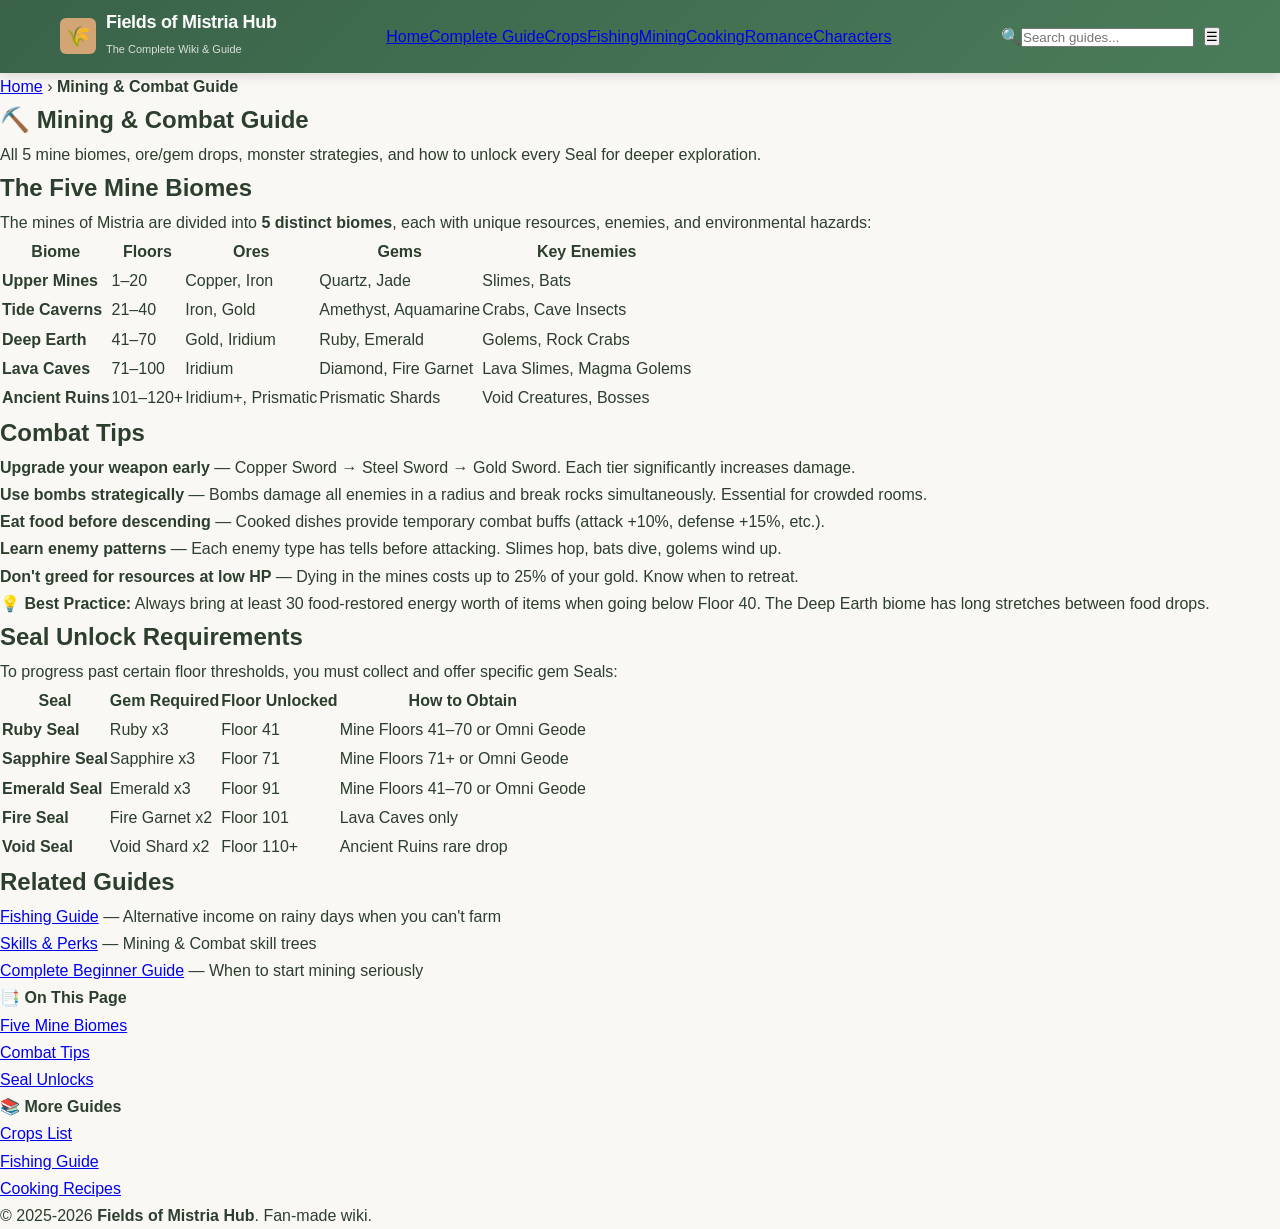
<file: mining/index.html>
<!DOCTYPE html>
<html lang="en">
<head>
  <meta charset="UTF-8">
  <meta name="viewport" content="width=device-width, initial-scale=1.0">
  <title>Fields of Mistria Mining Guide - Ores, Gems, Monsters & Combat Tips</title>
  <meta name="description" content="Fields of Mistria mining guide: all 5 mine biomes, ore and gem drop tables, monster types, seal unlock requirements (Ruby/Sapphire/Emerald/Fire/Void), and combat tips.">
  <meta name="keywords" content="Fields of Mistria mining, mine floors, ores gems, combat tips, seal unlock, deep woods, lava caves, ancient ruins">
  <link rel="canonical" href="https://fieldsofmistriahub.com/mining/">
  <meta property="og:title" content="Fields of Mistria Mining & Combat Guide">
  <meta name="robots" content="index, follow">
  <link rel="stylesheet" href="../css/style.css">

  <!-- ===== SEO / monitor placeholder (replace with real values, then push) ===== -->
  <meta name="google-site-verification" content="REPLACE_WITH_GSC_CODE">
  <script async src="https://www.googletagmanager.com/gtag/js?id=G-B1YK9E0NQWY"></script>
  <script>
    window.dataLayer = window.dataLayer || [];
    function gtag(){dataLayer.push(arguments);}
    gtag('js', new Date());
    gtag('config', 'G-B1YK9E0NQWY');
  </script>
  <!-- ===== /SEO placeholder ===== -->

</head>
<body>
<header class="site-header"><div class="header-inner"><a href="../index.html" class="logo"><div class="logo-icon">🌾</div><div class="logo-text"><h1>Fields of Mistria Hub</h1><span>The Complete Wiki &amp; Guide</span></div></a><nav class="main-nav" id="mainNav"><a href="../index.html">Home</a><a href="../guide/">Complete Guide</a><a href="../crops/">Crops</a><a href="../fishing/">Fishing</a><a href="./">Mining</a><a href="../cooking-recipes/">Cooking</a><a href="../romance/">Romance</a><a href="../characters/">Characters</a></nav><div style="display:flex;align-items:center;gap:10px;"><div class="header-search"><span class="search-icon">🔍</span><input type="text" placeholder="Search guides..." aria-label="Search site"></div><button class="nav-toggle" aria-label="Toggle menu">☰</button></div></div></header>
<nav class="breadcrumb"><a href="../index.html">Home</a> <span>›</span> <strong>Mining &amp; Combat Guide</strong></nav>
<main class="main-content">
<section class="page-hero"><h1><span class="emoji">⛏️</span> Mining &amp; Combat Guide</h1><p>All 5 mine biomes, ore/gem drops, monster strategies, and how to unlock every Seal for deeper exploration.</p></section>
<article class="article">
<h2 id="biomes">The Five Mine Biomes</h2>
<p>The mines of Mistria are divided into <strong>5 distinct biomes</strong>, each with unique resources, enemies, and environmental hazards:</p>
<table class="data-table"><thead><tr><th>Biome</th><th>Floors</th><th>Ores</th><th>Gems</th><th>Key Enemies</th></tr></thead><tbody>
<tr><td><strong>Upper Mines</strong></td><td>1–20</td><td>Copper, Iron</td><td>Quartz, Jade</td><td>Slimes, Bats</td></tr>
<tr><td><strong>Tide Caverns</strong></td><td>21–40</td><td>Iron, Gold</td><td>Amethyst, Aquamarine</td><td>Crabs, Cave Insects</td></tr>
<tr><td><strong>Deep Earth</strong></td><td>41–70</td><td>Gold, Iridium</td><td>Ruby, Emerald</td><td>Golems, Rock Crabs</td></tr>
<tr><td><strong>Lava Caves</strong></td><td>71–100</td><td>Iridium</td><td>Diamond, Fire Garnet</td><td>Lava Slimes, Magma Golems</td></tr>
<tr><td><strong>Ancient Ruins</strong></td><td>101–120+</td><td>Iridium+, Prismatic</td><td>Prismatic Shards</td><td>Void Creatures, Bosses</td></tr>
</tbody></table>

<h2 id="combat-tips">Combat Tips</h2>
<ul><li><strong>Upgrade your weapon early</strong> — Copper Sword → Steel Sword → Gold Sword. Each tier significantly increases damage.</li><li><strong>Use bombs strategically</strong> — Bombs damage all enemies in a radius and break rocks simultaneously. Essential for crowded rooms.</li><li><strong>Eat food before descending</strong> — Cooked dishes provide temporary combat buffs (attack +10%, defense +15%, etc.).</li><li><strong>Learn enemy patterns</strong> — Each enemy type has tells before attacking. Slimes hop, bats dive, golems wind up.</li><li><strong>Don't greed for resources at low HP</strong> — Dying in the mines costs up to 25% of your gold. Know when to retreat.</li></ul>

<div class="tip-box"><strong>💡 Best Practice:</strong> Always bring at least 30 food-restored energy worth of items when going below Floor 40. The Deep Earth biome has long stretches between food drops.</div>

<h2 id="seals">Seal Unlock Requirements</h2>
<p>To progress past certain floor thresholds, you must collect and offer specific gem Seals:</p>
<table class="data-table"><thead><tr><th>Seal</th><th>Gem Required</th><th>Floor Unlocked</th><th>How to Obtain</th></tr></thead><tbody>
<tr><td><strong>Ruby Seal</strong></td><td>Ruby x3</td><td>Floor 41</td><td>Mine Floors 41–70 or Omni Geode</td></tr>
<tr><td><strong>Sapphire Seal</strong></td><td>Sapphire x3</td><td>Floor 71</td><td>Mine Floors 71+ or Omni Geode</td></tr>
<tr><td><strong>Emerald Seal</strong></td><td>Emerald x3</td><td>Floor 91</td><td>Mine Floors 41–70 or Omni Geode</td></tr>
<tr><td><strong>Fire Seal</strong></td><td>Fire Garnet x2</td><td>Floor 101</td><td>Lava Caves only</td></tr>
<tr><td><strong>Void Seal</strong></td><td>Void Shard x2</td><td>Floor 110+</td><td>Ancient Ruins rare drop</td></tr>
</tbody></table>

<h2 id="related">Related Guides</h2>
<ul><li><a href="../fishing/">Fishing Guide</a> — Alternative income on rainy days when you can't farm</li><li><a href="../skills-perks/">Skills &amp; Perks</a> — Mining & Combat skill trees</li><li><a href="../guide/">Complete Beginner Guide</a> — When to start mining seriously</li></ul>
</article>
<aside class="sidebar"><div class="sidebar-widget"><h4>📑 On This Page</h4><ol class="toc-list" style="list-style:none;padding-left:0;"><li><a href="#biomes">Five Mine Biomes</a></li><li><a href="#combat-tips">Combat Tips</a></li><li><a href="#seals">Seal Unlocks</a></li></ol></div><div class="sidebar-widget"><h4>📚 More Guides</h4><ul><li><a href="../crops/">Crops List</a></li><li><a href="../fishing/">Fishing Guide</a></li><li><a href="../cooking-recipes/">Cooking Recipes</a></li></ul></div></aside>
</main>
<footer class="site-footer"><p>&copy; 2025-2026 <strong>Fields of Mistria Hub</strong>. Fan-made wiki.</p></footer>
<script src="../js/main.js"></script>
</body></html>
</file>
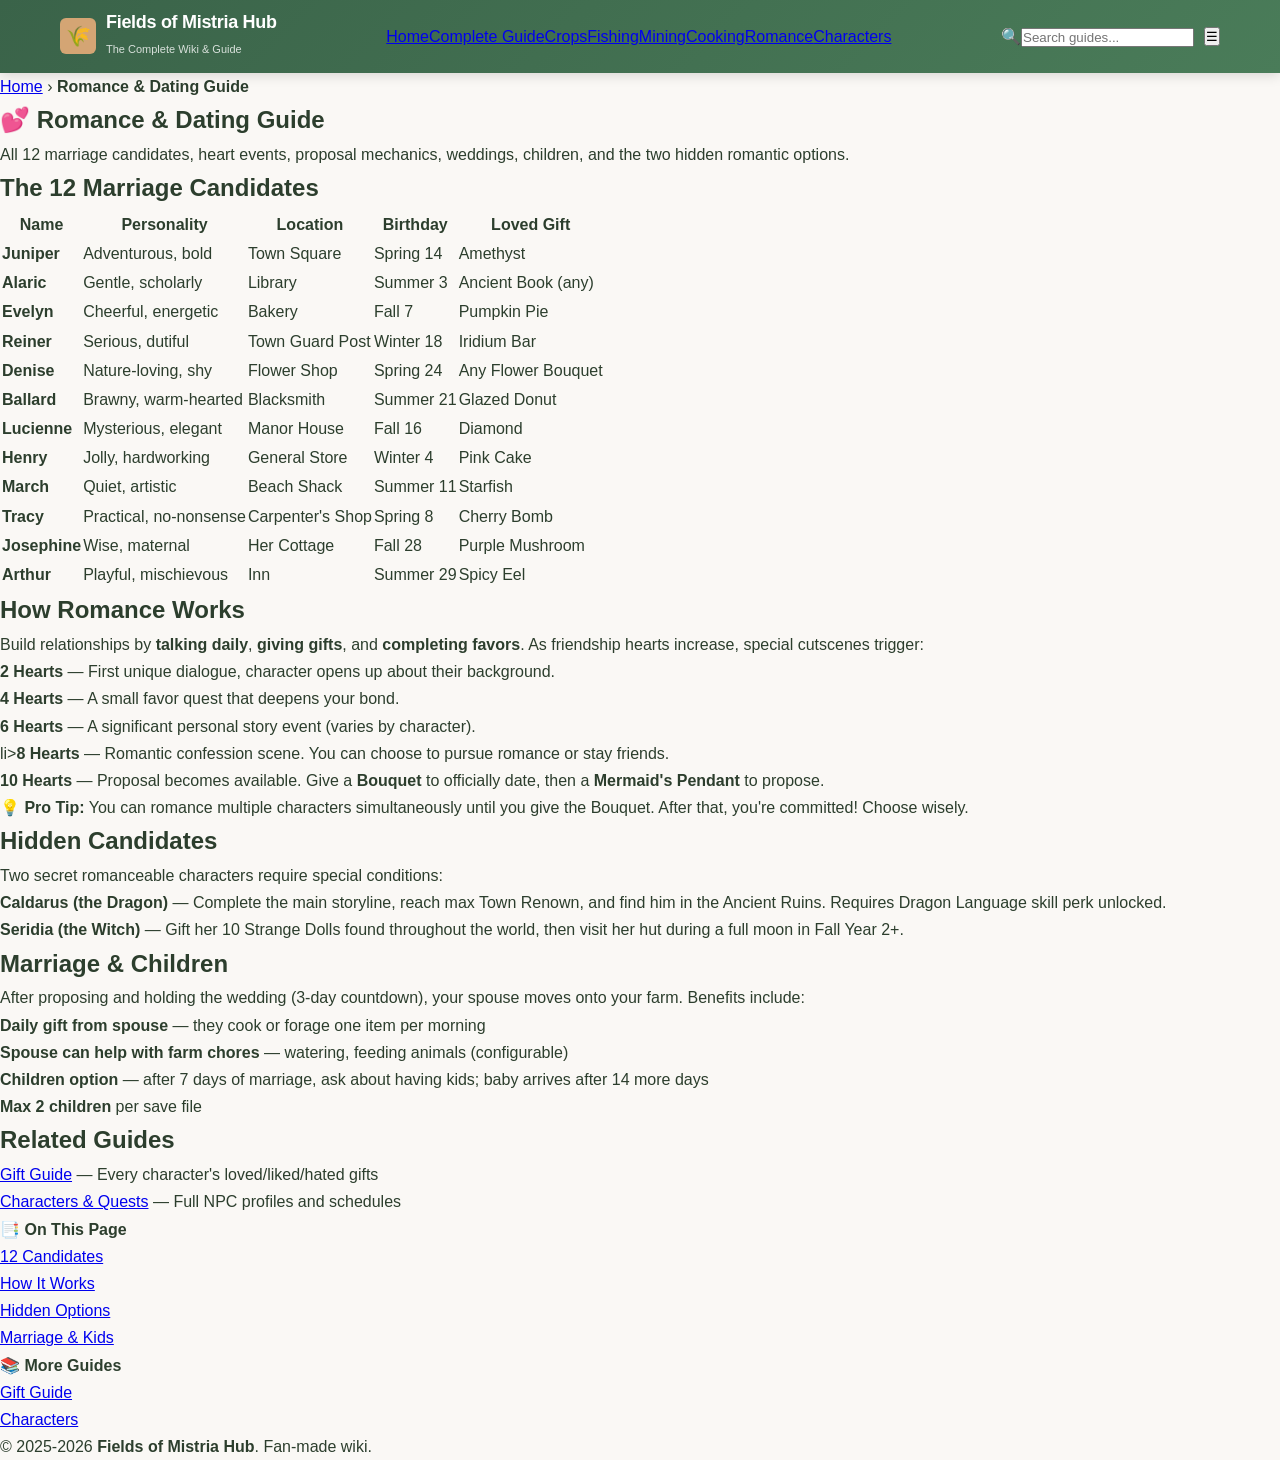
<file: romance/index.html>
<!DOCTYPE html>
<html lang="en">
<head>
  <meta charset="UTF-8">
  <meta name="viewport" content="width=device-width, initial-scale=1.0">
  <title>Fields of Mistria Romance Guide - All Marriage Candidates, Heart Events & Dating</title>
  <meta name="description" content="Complete Fields of Mistria romance guide: all 12 marriage candidates, heart event triggers (2/4/6/8/10 hearts), dating, proposal, wedding, children, and hidden candidates (Caldarus & Seridia).">
  <meta name="keywords" content="Fields of Mistria romance, marriage candidates, dating guide, heart events, how to marry, children, Caldarus dragon, Seridia witch">
  <link rel="canonical" href="https://fieldsofmistriahub.com/romance/">
  <meta property="og:title" content="Fields of Mistria Romance & Dating - Complete Guide">
  <meta name="robots" content="index, follow">
  <link rel="stylesheet" href="../css/style.css">

  <!-- ===== SEO / monitor placeholder (replace with real values, then push) ===== -->
  <meta name="google-site-verification" content="REPLACE_WITH_GSC_CODE">
  <script async src="https://www.googletagmanager.com/gtag/js?id=G-B1YK9E0NQWY"></script>
  <script>
    window.dataLayer = window.dataLayer || [];
    function gtag(){dataLayer.push(arguments);}
    gtag('js', new Date());
    gtag('config', 'G-B1YK9E0NQWY');
  </script>
  <!-- ===== /SEO placeholder ===== -->

</head>
<body>
<header class="site-header"><div class="header-inner"><a href="../index.html" class="logo"><div class="logo-icon">🌾</div><div class="logo-text"><h1>Fields of Mistria Hub</h1><span>The Complete Wiki &amp; Guide</span></div></a><nav class="main-nav" id="mainNav"><a href="../index.html">Home</a><a href="../guide/">Complete Guide</a><a href="../crops/">Crops</a><a href="../fishing/">Fishing</a><a href="../mining/">Mining</a><a href="../cooking-recipes/">Cooking</a><a href="./">Romance</a><a href="../characters/">Characters</a></nav><div style="display:flex;align-items:center;gap:10px;"><div class="header-search"><span class="search-icon">🔍</span><input type="text" placeholder="Search guides..." aria-label="Search site"></div><button class="nav-toggle" aria-label="Toggle menu">☰</button></div></div></header>
<nav class="breadcrumb"><a href="../index.html">Home</a> <span>›</span> <strong>Romance &amp; Dating Guide</strong></nav>
<main class="main-content">
<section class="page-hero"><h1><span class="emoji">💕</span> Romance &amp; Dating Guide</h1><p>All 12 marriage candidates, heart events, proposal mechanics, weddings, children, and the two hidden romantic options.</p></section>
<article class="article">

<h2 id="candidates">The 12 Marriage Candidates</h2>
<table class="data-table"><thead><tr><th>Name</th><th>Personality</th><th>Location</th><th>Birthday</th><th>Loved Gift</th></tr></thead><tbody>
<tr><td><strong>Juniper</strong></td><td>Adventurous, bold</td><td>Town Square</td><td>Spring 14</td><td>Amethyst</td></tr>
<tr><td><strong>Alaric</strong></td><td>Gentle, scholarly</td><td>Library</td><td>Summer 3</td><td>Ancient Book (any)</td></tr>
<tr><td><strong>Evelyn</strong></td><td>Cheerful, energetic</td><td>Bakery</td><td>Fall 7</td><td>Pumpkin Pie</td></tr>
<tr><td><strong>Reiner</strong></td><td>Serious, dutiful</td><td>Town Guard Post</td><td>Winter 18</td><td>Iridium Bar</td></tr>
<tr><td><strong>Denise</strong></td><td>Nature-loving, shy</td><td>Flower Shop</td><td>Spring 24</td><td>Any Flower Bouquet</td></tr>
<tr><td><strong>Ballard</strong></td><td>Brawny, warm-hearted</td><td>Blacksmith</td><td>Summer 21</td><td>Glazed Donut</td></tr>
<tr><td><strong>Lucienne</strong></td><td>Mysterious, elegant</td><td>Manor House</td><td>Fall 16</td><td>Diamond</td></tr>
<tr><td><strong>Henry</strong></td><td>Jolly, hardworking</td><td>General Store</td><td>Winter 4</td><td>Pink Cake</td></tr>
<tr><td><strong>March</strong></td><td>Quiet, artistic</td><td>Beach Shack</td><td>Summer 11</td><td>Starfish</td></tr>
<tr><td><strong>Tracy</strong></td><td>Practical, no-nonsense</td><td>Carpenter's Shop</td><td>Spring 8</td><td>Cherry Bomb</td></tr>
<tr><td><strong>Josephine</strong></td><td>Wise, maternal</td><td>Her Cottage</td><td>Fall 28</td><td>Purple Mushroom</td></tr>
<tr><td><strong>Arthur</strong></td><td>Playful, mischievous</td><td>Inn</td><td>Summer 29</td><td>Spicy Eel</td></tr>
</tbody></table>

<h2 id="how-romance-works">How Romance Works</h2>
<p>Build relationships by <strong>talking daily</strong>, <strong>giving gifts</strong>, and <strong>completing favors</strong>. As friendship hearts increase, special cutscenes trigger:</p>
<ol>
<li><strong>2 Hearts</strong> — First unique dialogue, character opens up about their background.</li>
<li><strong>4 Hearts</strong> — A small favor quest that deepens your bond.</li>
<li><strong>6 Hearts</strong> — A significant personal story event (varies by character).</li>
li><strong>8 Hearts</strong> — Romantic confession scene. You can choose to pursue romance or stay friends.</li>
<li><strong>10 Hearts</strong> — Proposal becomes available. Give a <strong>Bouquet</strong> to officially date, then a <strong>Mermaid's Pendant</strong> to propose.</li>
</ol>

<div class="tip-box"><strong>💡 Pro Tip:</strong> You can romance multiple characters simultaneously until you give the Bouquet. After that, you're committed! Choose wisely.</div>

<h2 id="hidden-candidates">Hidden Candidates</h2>
<p>Two secret romanceable characters require special conditions:</p>
<ul>
<li><strong>Caldarus (the Dragon)</strong> — Complete the main storyline, reach max Town Renown, and find him in the Ancient Ruins. Requires Dragon Language skill perk unlocked.</li>
<li><strong>Seridia (the Witch)</strong> — Gift her 10 Strange Dolls found throughout the world, then visit her hut during a full moon in Fall Year 2+.</li>
</ul>

<h2 id="marriage-kids">Marriage & Children</h2>
<p>After proposing and holding the wedding (3-day countdown), your spouse moves onto your farm. Benefits include:
<ul>
<li><strong>Daily gift from spouse</strong> — they cook or forage one item per morning</li>
<li><strong>Spouse can help with farm chores</strong> — watering, feeding animals (configurable)</li>
<li><strong>Children option</strong> — after 7 days of marriage, ask about having kids; baby arrives after 14 more days</li>
<li><strong>Max 2 children</strong> per save file</li>
</ul>

<h2 id="related">Related Guides</h2>
<ul><li><a href="../gift-guide/">Gift Guide</a> — Every character's loved/liked/hated gifts</li><li><a href="../characters/">Characters &amp; Quests</a> — Full NPC profiles and schedules</li></ul>
</article>
<aside class="sidebar"><div class="sidebar-widget"><h4>📑 On This Page</h4><ol class="toc-list" style="list-style:none;padding-left:0;"><li><a href="#candidates">12 Candidates</a></li><li><a href="#how-romance-works">How It Works</a></li><li><a href="#hidden-candidates">Hidden Options</a></li><li><a href="#marriage-kids">Marriage & Kids</a></li></ol></div><div class="sidebar-widget"><h4>📚 More Guides</h4><ul><li><a href="../gift-guide/">Gift Guide</a></li><li><a href="../characters/">Characters</a></li></ul></div></aside>
</main>
<footer class="site-footer"><p>&copy; 2025-2026 <strong>Fields of Mistria Hub</strong>. Fan-made wiki.</p></footer>
<script src="../js/main.js"></script>
</body></html>
</file>
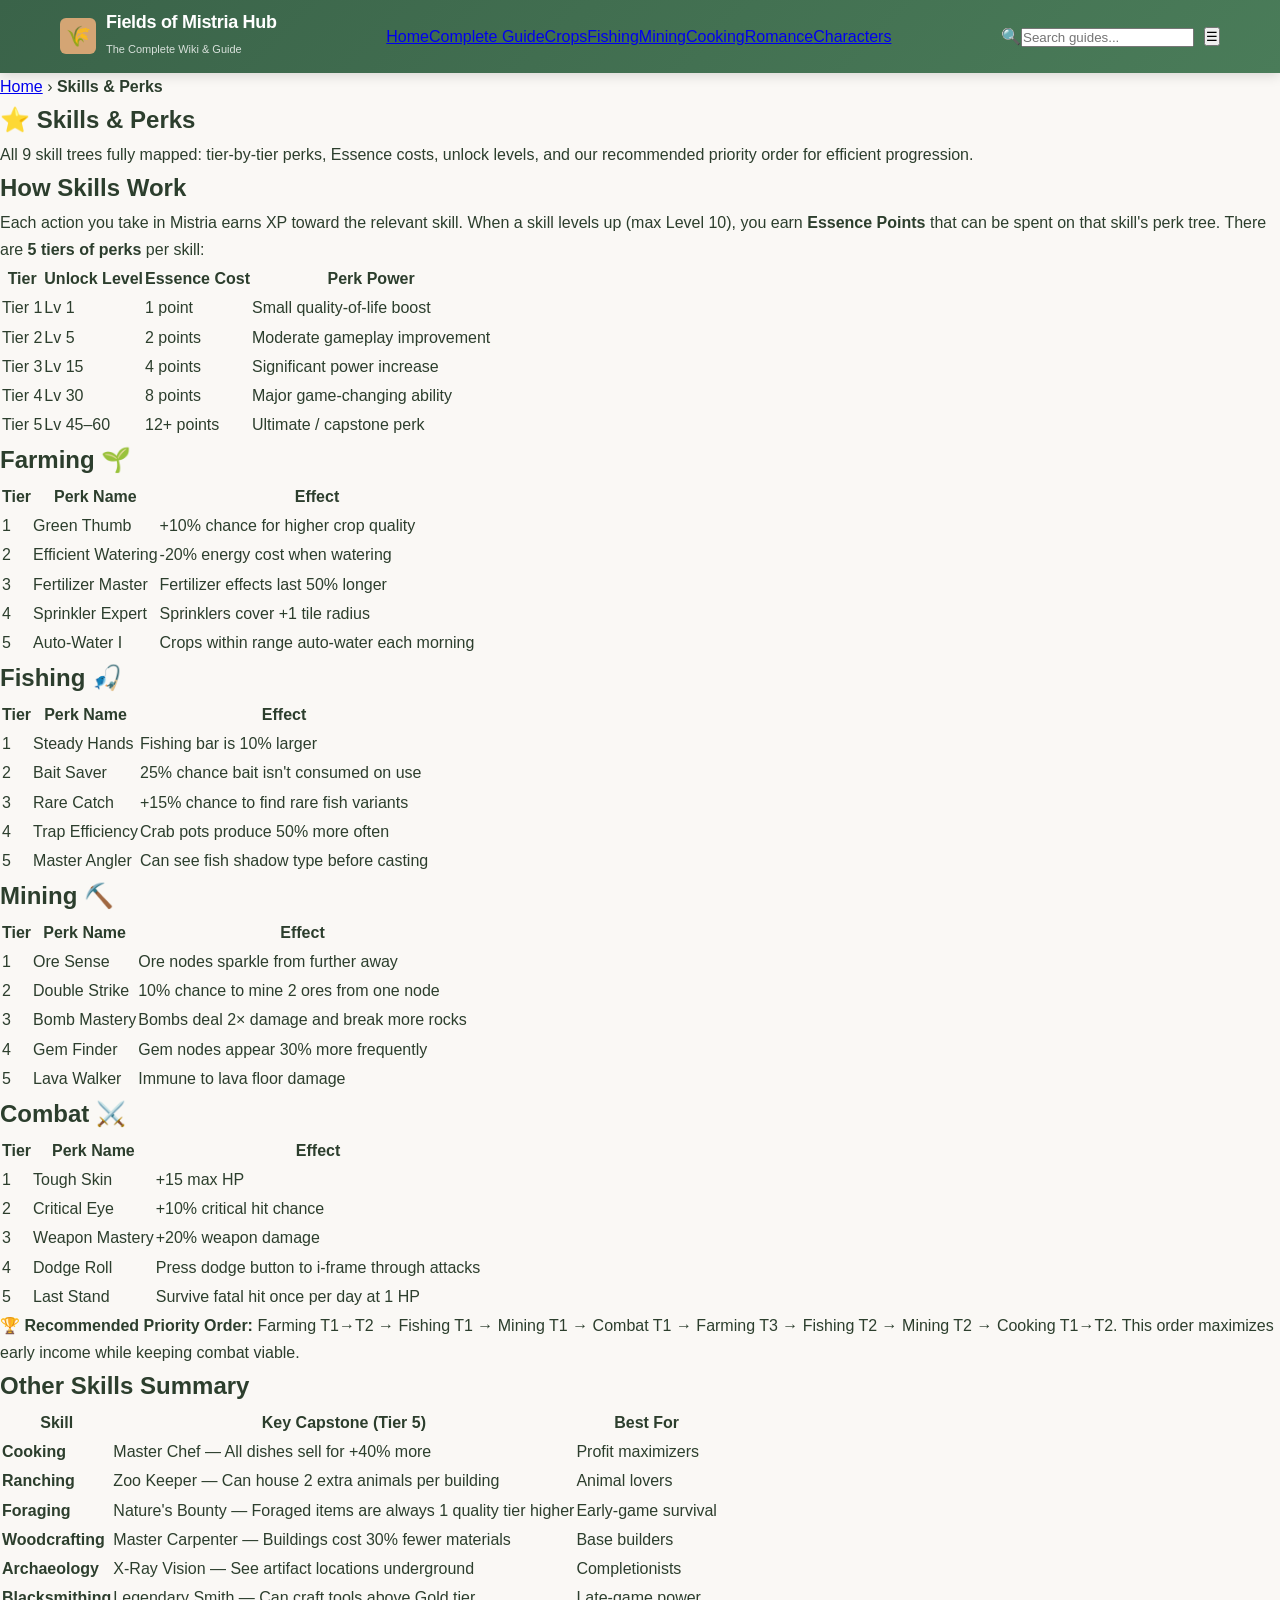
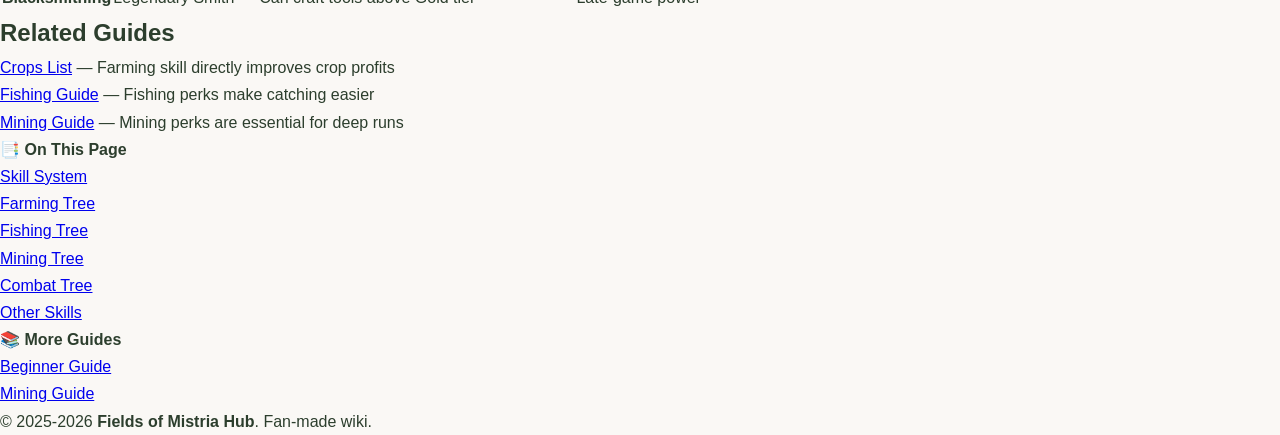
<file: skills-perks/index.html>
<!DOCTYPE html>
<html lang="en">
<head>
  <meta charset="UTF-8">
  <meta name="viewport" content="width=device-width, initial-scale=1.0">
  <title>Fields of Mistria Skills & Perks - All 9 Skill Trees & Recommended Builds</title>
  <meta name="description" content="Complete Fields of Mistria skills guide: all 9 skill trees (Farming/Fishing/Mining/Combat/Cooking/Ranching/Woodcrafting/Archaeology/Blacksmithing), perk effects, Essence costs, unlock levels, and recommended build order.">
  <meta name="keywords" content="Fields of Mistria skills, perk tree, farming skill, fishing skill, mining skill, combat skill, essence points, best perks">
  <link rel="canonical" href="https://fieldsofmistriahub.com/skills-perks/">
  <meta property="og:title" content="Fields of Mistria Skills & Perks - All 9 Skill Trees">
  <meta name="robots" content="index, follow">
  <link rel="stylesheet" href="../css/style.css">

  <!-- ===== SEO / monitor placeholder (replace with real values, then push) ===== -->
  <meta name="google-site-verification" content="REPLACE_WITH_GSC_CODE">
  <script async src="https://www.googletagmanager.com/gtag/js?id=G-B1YK9E0NQWY"></script>
  <script>
    window.dataLayer = window.dataLayer || [];
    function gtag(){dataLayer.push(arguments);}
    gtag('js', new Date());
    gtag('config', 'G-B1YK9E0NQWY');
  </script>
  <!-- ===== /SEO placeholder ===== -->

</head>
<body>
<header class="site-header"><div class="header-inner"><a href="../index.html" class="logo"><div class="logo-icon">🌾</div><div class="logo-text"><h1>Fields of Mistria Hub</h1><span>The Complete Wiki &amp; Guide</span></div></a><nav class="main-nav" id="mainNav"><a href="../index.html">Home</a><a href="../guide/">Complete Guide</a><a href="../crops/">Crops</a><a href="../fishing/">Fishing</a><a href="../mining/">Mining</a><a href="../cooking-recipes/">Cooking</a><a href="../romance/">Romance</a><a href="../characters/">Characters</a></nav><div style="display:flex;align-items:center;gap:10px;"><div class="header-search"><span class="search-icon">🔍</span><input type="text" placeholder="Search guides..." aria-label="Search site"></div><button class="nav-toggle" aria-label="Toggle menu">☰</button></div></div></header>
<nav class="breadcrumb"><a href="../index.html">Home</a> <span>›</span> <strong>Skills &amp; Perks</strong></nav>
<main class="main-content">
<section class="page-hero"><h1><span class="emoji">⭐</span> Skills &amp; Perks</h1><p>All 9 skill trees fully mapped: tier-by-tier perks, Essence costs, unlock levels, and our recommended priority order for efficient progression.</p></section>
<article class="article">

<h2 id="how-skills-work">How Skills Work</h2>
<p>Each action you take in Mistria earns XP toward the relevant skill. When a skill levels up (max Level 10), you earn <strong>Essence Points</strong> that can be spent on that skill's perk tree. There are <strong>5 tiers of perks</strong> per skill:</p>

<table class="data-table"><thead><tr><th>Tier</th><th>Unlock Level</th><th>Essence Cost</th><th>Perk Power</th></tr></thead><tbody>
<tr><td>Tier 1</td><td>Lv 1</td><td>1 point</td><td>Small quality-of-life boost</td></tr>
<tr><td>Tier 2</td><td>Lv 5</td><td>2 points</td><td>Moderate gameplay improvement</td></tr>
<tr><td>Tier 3</td><td>Lv 15</td><td>4 points</td><td>Significant power increase</td></tr>
<tr><td>Tier 4</td><td>Lv 30</td><td>8 points</td><td>Major game-changing ability</td></tr>
<tr><td>Tier 5</td><td>Lv 45–60</td><td>12+ points</td><td>Ultimate / capstone perk</td></tr>
</tbody></table>

<h2 id="farming">Farming 🌱</h2>
<table class="data-table"><thead><tr><th>Tier</th><th>Perk Name</th><th>Effect</th></tr></thead><tbody>
<tr><td>1</td><td>Green Thumb</td><td>+10% chance for higher crop quality</td></tr>
<tr><td>2</td><td>Efficient Watering</td><td>-20% energy cost when watering</td></tr>
<tr><td>3</td><td>Fertilizer Master</td><td>Fertilizer effects last 50% longer</td></tr>
<tr><td>4</td><td>Sprinkler Expert</td><td>Sprinklers cover +1 tile radius</td></tr>
<tr><td>5</td><td>Auto-Water I</td><td>Crops within range auto-water each morning</td></tr>
</tbody></table>

<h2 id="fishing">Fishing 🎣</h2>
<table class="data-table"><thead><tr><th>Tier</th><th>Perk Name</th><th>Effect</th></tr></thead><tbody>
<tr><td>1</td><td>Steady Hands</td><td>Fishing bar is 10% larger</td></tr>
<tr><td>2</td><td>Bait Saver</td><td>25% chance bait isn't consumed on use</td></tr>
<tr><td>3</td><td>Rare Catch</td><td>+15% chance to find rare fish variants</td></tr>
<tr><td>4</td><td>Trap Efficiency</td><td>Crab pots produce 50% more often</td></tr>
<tr><td>5</td><td>Master Angler</td><td>Can see fish shadow type before casting</td></tr>
</tbody></table>

<h2 id="mining-skill">Mining ⛏️</h2>
<table class="data-table"><thead><tr><th>Tier</th><th>Perk Name</th><th>Effect</th></tr></thead><tbody>
<tr><td>1</td><td>Ore Sense</td><td>Ore nodes sparkle from further away</td></tr>
<tr><td>2</td><td>Double Strike</td><td>10% chance to mine 2 ores from one node</td></tr>
<tr><td>3</td><td>Bomb Mastery</b></td><td>Bombs deal 2× damage and break more rocks</td></tr>
<tr><td>4</td><td>Gem Finder</td><td>Gem nodes appear 30% more frequently</td></tr>
<tr><td>5</td><td>Lava Walker</td><td>Immune to lava floor damage</td></tr>
</tbody></table>

<h2 id="combat">Combat ⚔️</h2>
<table class="data-table"><thead><tr><th>Tier</th><th>Perk Name</th><th>Effect</th></tr></thead><tbody>
<tr><td>1</td><td>Tough Skin</td><td>+15 max HP</td></tr>
<tr><td>2</td><td>Critical Eye</td><td>+10% critical hit chance</td></tr>
<tr><td>3</td><td>Weapon Mastery</td><td>+20% weapon damage</td></tr>
<tr><td>4</td><td>Dodge Roll</td><td>Press dodge button to i-frame through attacks</td></tr>
<tr><td>5</td><td>Last Stand</td><td>Survive fatal hit once per day at 1 HP</td></tr>
</tbody></table>

<div class="tip-box"><strong>🏆 Recommended Priority Order:</strong> Farming T1→T2 → Fishing T1 → Mining T1 → Combat T1 → Farming T3 → Fishing T2 → Mining T2 → Cooking T1→T2. This order maximizes early income while keeping combat viable.</div>

<h2 id="other-skills">Other Skills Summary</h2>
<table class="data-table"><thead><tr><th>Skill</th><th>Key Capstone (Tier 5)</th><th>Best For</th></tr></thead><tbody>
<tr><td><strong>Cooking</strong></td><td>Master Chef — All dishes sell for +40% more</td><td>Profit maximizers</td></tr>
<tr><td><strong>Ranching</strong></td><td>Zoo Keeper — Can house 2 extra animals per building</td><td>Animal lovers</td></tr>
<tr><td><strong>Foraging</strong></td><td>Nature's Bounty — Foraged items are always 1 quality tier higher</td><td>Early-game survival</td></tr>
<tr><td><strong>Woodcrafting</strong></td><td>Master Carpenter — Buildings cost 30% fewer materials</td><td>Base builders</td></tr>
<tr><td><strong>Archaeology</strong></td><td>X-Ray Vision — See artifact locations underground</td><td>Completionists</td></tr>
<tr><td><strong>Blacksmithing</strong></td><td>Legendary Smith — Can craft tools above Gold tier</td><td>Late-game power</td></tr>
</tbody></table>

<h2 id="related">Related Guides</h2>
<ul><li><a href="../crops/">Crops List</a> — Farming skill directly improves crop profits</li><li><a href="../fishing/">Fishing Guide</a> — Fishing perks make catching easier</li><li><a href="../mining/">Mining Guide</a> — Mining perks are essential for deep runs</li></ul>
</article>
<aside class="sidebar"><div class="sidebar-widget"><h4>📑 On This Page</h4><ol class="toc-list" style="list-style:none;padding-left:0;"><li><a href="#how-skills-work">Skill System</a></li><li><a href="#farming">Farming Tree</a></li><li><a href="#fishing">Fishing Tree</a></li><li><a href="#mining-skill">Mining Tree</a></li><li><a href="#combat">Combat Tree</a></li><li><a href="#other-skills">Other Skills</a></li></ol></div><div class="sidebar-widget"><h4>📚 More Guides</h4><ul><li><a href="../guide/">Beginner Guide</a></li><li><a href="../mining/">Mining Guide</a></li></ul></div></aside>
</main>
<footer class="site-footer"><p>&copy; 2025-2026 <strong>Fields of Mistria Hub</strong>. Fan-made wiki.</p></footer>
<script src="../js/main.js"></script>
</body></html>
</file>
<file: css/style.css>
/* ============================================
   Fields of Mistria Hub - Main Stylesheet
   Game Wiki Theme - Clean, Info-Dense, SEO-Friendly
   ============================================ */

:root {
  --primary: #4a7c59;       /* Mistria green - matches game's farm aesthetic */
  --primary-dark: #3a6349;
  --primary-light: #e8f5e9;
  --accent: #d4a574;        /* Warm wheat/gold accent */
  --accent-dark: #b8895a;
  --bg: #faf8f5;            /* Warm off-white */
  --bg-card: #ffffff;
  --text: #2c3e2d;
  --text-light: #5a6b5b;
  --text-muted: #8a9a8a;
  --border: #dde4dd;
  --shadow: rgba(74,124,89,0.08);
  --radius: 8px;
  --font-main: 'Segoe UI', -apple-system, BlinkMacSystemFont, 'Helvetica Neue', Arial, sans-serif;
  --font-mono: 'Cascadia Code', 'Fira Code', 'Consolas', monospace;
}

* { margin: 0; padding: 0; box-sizing: border-box; }

html { scroll-behavior: smooth; }

body {
  font-family: var(--font-main);
  background: var(--bg);
  color: var(--text);
  line-height: 1.7;
  font-size: 16px;
}

/* ---- Header / Navigation ---- */
.site-header {
  background: linear-gradient(135deg, var(--primary-dark) 0%, var(--primary) 100%);
  color: #fff;
  padding: 0;
  position: sticky;
  top: 0;
  z-index: 1000;
  box-shadow: 0 2px 12px rgba(0,0,0,0.15);
}

.header-inner {
  max-width: 1200px;
  margin: 0 auto;
  padding: 12px 20px;
  display: flex;
  align-items: center;
  justify-content: space-between;
  gap: 20px;
}

.logo {
  display: flex;
  align-items: center;
  gap: 10px;
  text-decoration: none;
  color: #fff;
}

.logo-icon {
  width: 36px; height: 36px;
  background: var(--accent);
  border-radius: 6px;
  display: flex; align-items: center; justify-content: center;
  font-size: 20px;
  font-weight: bold;
  color: var(--primary-dark);
}

.logo-text h1 {
  font-size: 18px; font-weight: 700; letter-spacing: -0.3px;
  line-height: 1.2;
}
.logo-text span {
  font-size: 11px; opacity: 0.8; font-weight: 400;

/* ---- Main Nav ---- */
.main-nav { display: flex; gap: 4px; }
.main-nav a {
  color: rgba(255,255,255,0.9); text-decoration: none;
  padding: 6px 12px; border-radius: 6px;
  font-size: 13px; font-weight: 500;
  transition: all 0.2s;
}
.main-nav a:hover,
.main-nav a.active {
  background: rgba(255,255,255,0.18); color: #fff;
}

.nav-toggle { display: none; background: none; border: none; color: #fff; font-size: 24px; cursor: pointer; }

/* ---- Search Bar (header) ---- */
.header-search {
  position: relative;
}
.header-search input {
  padding: 7px 14px 7px 32px;
  border-radius: 20px; border: none;
  background: rgba(255,255,255,0.15);
  color: #fff; font-size: 13px;
  width: 200px; transition: width 0.3s;
  placeholder-color: rgba(255,255,255,0.6);
}
.header-search input::placeholder { color: rgba(255,255,255,0.6); }
.header-search input:focus { outline: none; width: 260px; background: rgba(255,255,255,0.25); }
.header-search .search-icon {
  position: absolute; left: 10px; top: 50%; transform: translateY(-50%);
  font-size: 14px; opacity: 0.6;
}

/* ---- Breadcrumb ---- */
.breadcrumb {
  max-width: 1200px; margin: 0 auto; padding: 10px 20px;
  font-size: 13px; color: var(--text-muted);
}
.breadcrumb a { color: var(--primary); text-decoration: none; }
.breadcrumb a:hover { text-decoration: underline; }
.breadcrumb span { margin: 0 6px; }

/* ---- Main Content ---- */
.main-content {
  max-width: 1200px; margin: 0 auto; padding: 20px;
  display: grid;
  grid-template-columns: 1fr 300px;
  gap: 28px;
}

/* ---- Page Title Area ---- */
.page-hero {
  grid-column: 1 / -1;
  margin-bottom: 8px;
}
.page-hero h1 {
  font-size: 28px; font-weight: 700; color: var(--primary-dark);
  display: flex; align-items: center; gap: 10px;
}
.page-hero h1 .emoji { font-size: 30px; }
.page-hero p {
  color: var(--text-light); margin-top: 4px; font-size: 15px;
}

/* ---- Cards Grid (homepage) ---- */
.cards-grid {
  grid-column: 1 / -1;
  display: grid;
  grid-template-columns: repeat(auto-fill, minmax(260px, 1fr));
  gap: 16px;
  margin-top: 16px;
}

.card {
  background: var(--bg-card);
  border: 1px solid var(--border);
  border-radius: var(--radius);
  overflow: hidden;
  transition: transform 0.2s, box-shadow 0.2s;
  cursor: pointer;
  text-decoration: none; color: inherit;
  display: block;
}
.card:hover {
  transform: translateY(-3px);
  box-shadow: 0 8px 24px var(--shadow);
}
.card-banner {
  height: 120px;
  display: flex; align-items: center; justify-content: center;
  font-size: 40px;
}
.card-body { padding: 14px 16px 16px; }
.card-body h3 {
  font-size: 16px; font-weight: 600; color: var(--text);
  margin-bottom: 4px;
}
.card-body p {
  font-size: 13px; color: var(--text-muted);
  line-height: 1.5;
}
.card-tag {
  display: inline-block;
  font-size: 11px; font-weight: 600;
  padding: 2px 8px; border-radius: 10px;
  margin-top: 8px;
  text-transform: uppercase; letter-spacing: 0.3px;
}
.tag-guide { background: var(--primary-light); color: var(--primary-dark); }
.tag-data { background: #e3f2fd; color: #1565c0; }
.tag-story { background: #fce4ec; color: #c62828; }
.tag-news { background: #fffde7; color: #f9a825; }

/* ---- Article / Inner Page ---- */
.article {
  background: var(--bg-card);
  border: 1px solid var(--border);
  border-radius: var(--radius);
  padding: 28px 32px;
}
.article h2 {
  font-size: 22px; color: var(--primary-dark);
  margin: 24px 0 12px; padding-bottom: 6px;
  border-bottom: 2px solid var(--primary-light);
}
.article h2:first-child { margin-top: 0; }
.article h3 {
  font-size: 17px; color: var(--text);
  margin: 18px 0 8px;
}
.article p { margin-bottom: 12px; color: var(--text-light); }
.article ul, .article ol { margin: 8px 0 16px 22px; color: var(--text-light); }
.article li { margin-bottom: 4px; }
.article strong { color: var(--text); }
.article a { color: var(--primary); text-decoration: none; border-bottom: 1px solid transparent; }
.article a:hover { border-bottom-color: var(--primary); }

/* ---- Data Tables ---- */
.data-table {
  width: 100%; border-collapse: collapse; margin: 16px 0;
  font-size: 14px;
}
.data-table th {
  background: var(--primary); color: #fff;
  padding: 10px 14px; text-align: left;
  font-weight: 600; font-size: 13px;
}
.data-table td {
  padding: 8px 14px; border-bottom: 1px solid var(--border);
  color: var(--text-light);
}
.data-table tr:hover td { background: var(--primary-light); }
.data-table .highlight { background: #fff8e1; font-weight: 600; color: var(--text); }

/* ---- Sidebar ---- */
.sidebar { display: flex; flex-direction: column; gap: 16px; }

.sidebar-widget {
  background: var(--bg-card);
  border: 1px solid var(--border);
  border-radius: var(--radius);
  padding: 18px;
}
.sidebar-widget h4 {
  font-size: 14px; font-weight: 700; color: var(--primary-dark);
  margin-bottom: 10px; padding-bottom: 6px;
  border-bottom: 2px solid var(--primary-light);
}
.sidebar-widget ul { list-style: none; }
.sidebar-widget li { margin-bottom: 6px; }
.sidebar-widget li a {
  color: var(--text-light); text-decoration: none;
  font-size: 13.5px; display: flex; align-items: center; gap: 6px;
  transition: color 0.2s;
}
.sidebar-widget li a:hover { color: var(--primary); }
.sidebar-widget li a::before { content: "›"; color: var(--primary); font-weight: bold; }

/* ---- TOC (Table of Contents) ---- */
.toc-list { list-style: none; counter-reset: toc; }
.toc-list li { counter-increment: toc; }
.toc-list a {
  font-size: 13px !important;
}
.toc-list a::before { content: counter(toc) ". "; color: var(--accent-dark); font-weight: 700; }

/* ---- Footer ---- */
.site-footer {
  max-width: 1200px; margin: 40px auto 20px; padding: 20px;
  border-top: 1px solid var(--border);
  text-align: center; font-size: 13px; color: var(--text-muted);
}
.site-footer a { color: var(--primary); text-decoration: none; }

/* ---- Quick Links Bar (homepage) ---- */
.quick-links {
  grid-column: 1 / -1;
  display: flex; flex-wrap: wrap; gap: 8px;
  margin: 16px 0;
}
.quick-links a {
  padding: 6px 16px; border-radius: 20px;
  background: var(--bg-card); border: 1px solid var(--border);
  color: var(--text-light); text-decoration: none;
  font-size: 13px; font-weight: 500;
  transition: all 0.2s;
}
.quick-links a:hover {
  background: var(--primary); color: #fff; border-color: var(--primary);
}

/* ---- Stats bar ---- */
.stats-bar {
  grid-column: 1 / -1;
  display: grid;
  grid-template-columns: repeat(auto-fit, minmax(180px, 1fr));
  gap: 12px; margin: 16px 0;
}
.stat-item {
  background: var(--bg-card); border: 1px solid var(--border);
  border-radius: var(--radius); padding: 16px; text-align: center;
}
.stat-num { font-size: 28px; font-weight: 700; color: var(--primary); }
.stat-label { font-size: 12px; color: var(--text-muted); margin-top: 2px; }

/* ---- Notice/Tip boxes ---- */
.tip-box {
  background: var(--primary-light);
  border-left: 4px solid var(--primary);
  padding: 14px 18px; border-radius: 0 var(--radius) var(--radius) 0;
  margin: 16px 0; font-size: 14px;
}
.tip-box strong { color: var(--primary-dark); }

.warning-box {
  background: #fff8e1;
  border-left: 4px solid #f9a825;
  padding: 14px 18px; border-radius: 0 var(--radius) var(--radius) 0;
  margin: 16px 0; font-size: 14px;
}

/* ---- Responsive ---- */
@media (max-width: 900px) {
  .main-content { grid-template-columns: 1fr; }
  .sidebar { order: 2; }
  .cards-grid { grid-template-columns: repeat(auto-fill, minmax(220px, 1fr)); }
  .main-nav { display: none; position: absolute; top: 100%; left: 0; right: 0; background: var(--primary-dark); flex-direction: column; padding: 12px; }
  .main-nav.open { display: flex; }
  .nav-toggle { display: block; }
  .article { padding: 20px; }
}

@media (max-width: 600px) {
  .header-inner { flex-wrap: wrap; }
  .header-search input { width: 150px; }
  .header-search input:focus { width: 200px; }
  .cards-grid { grid-template-columns: 1fr; }
  .page-hero h1 { font-size: 22px; }
}
</file>
